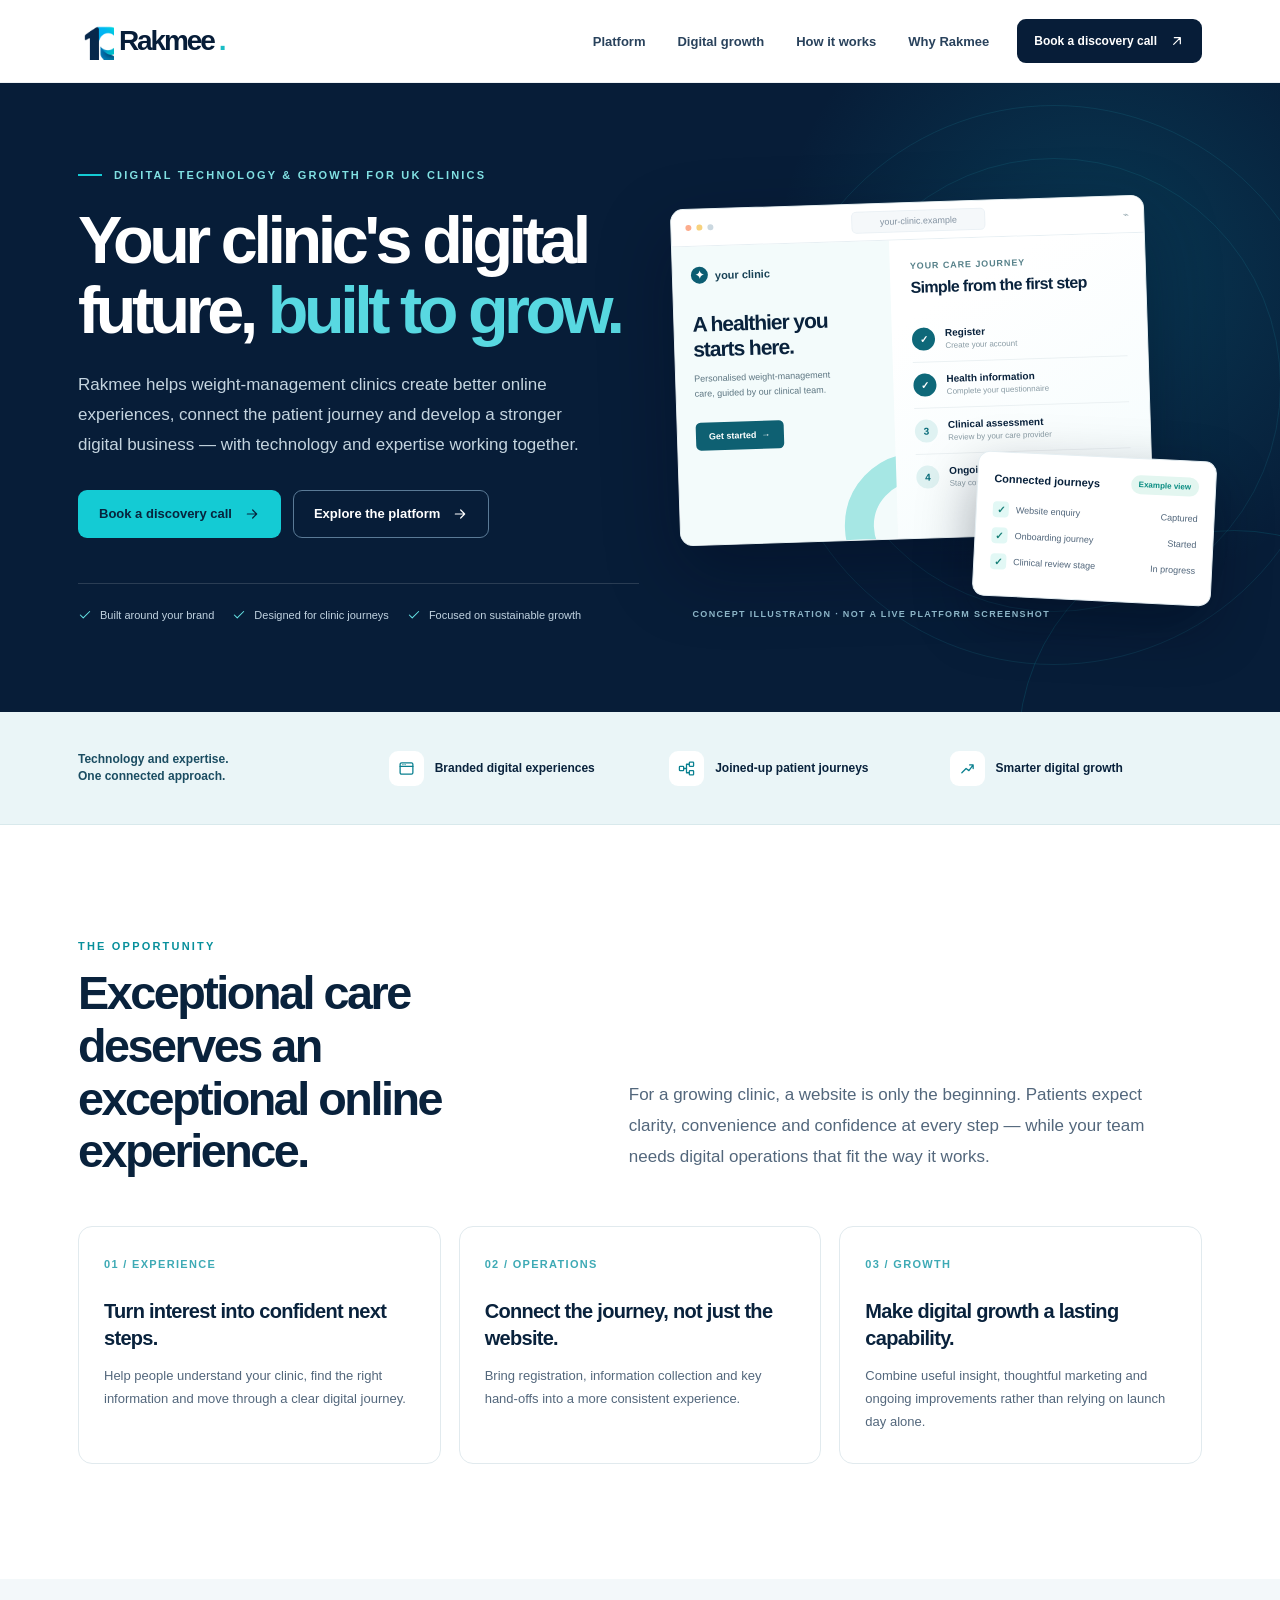
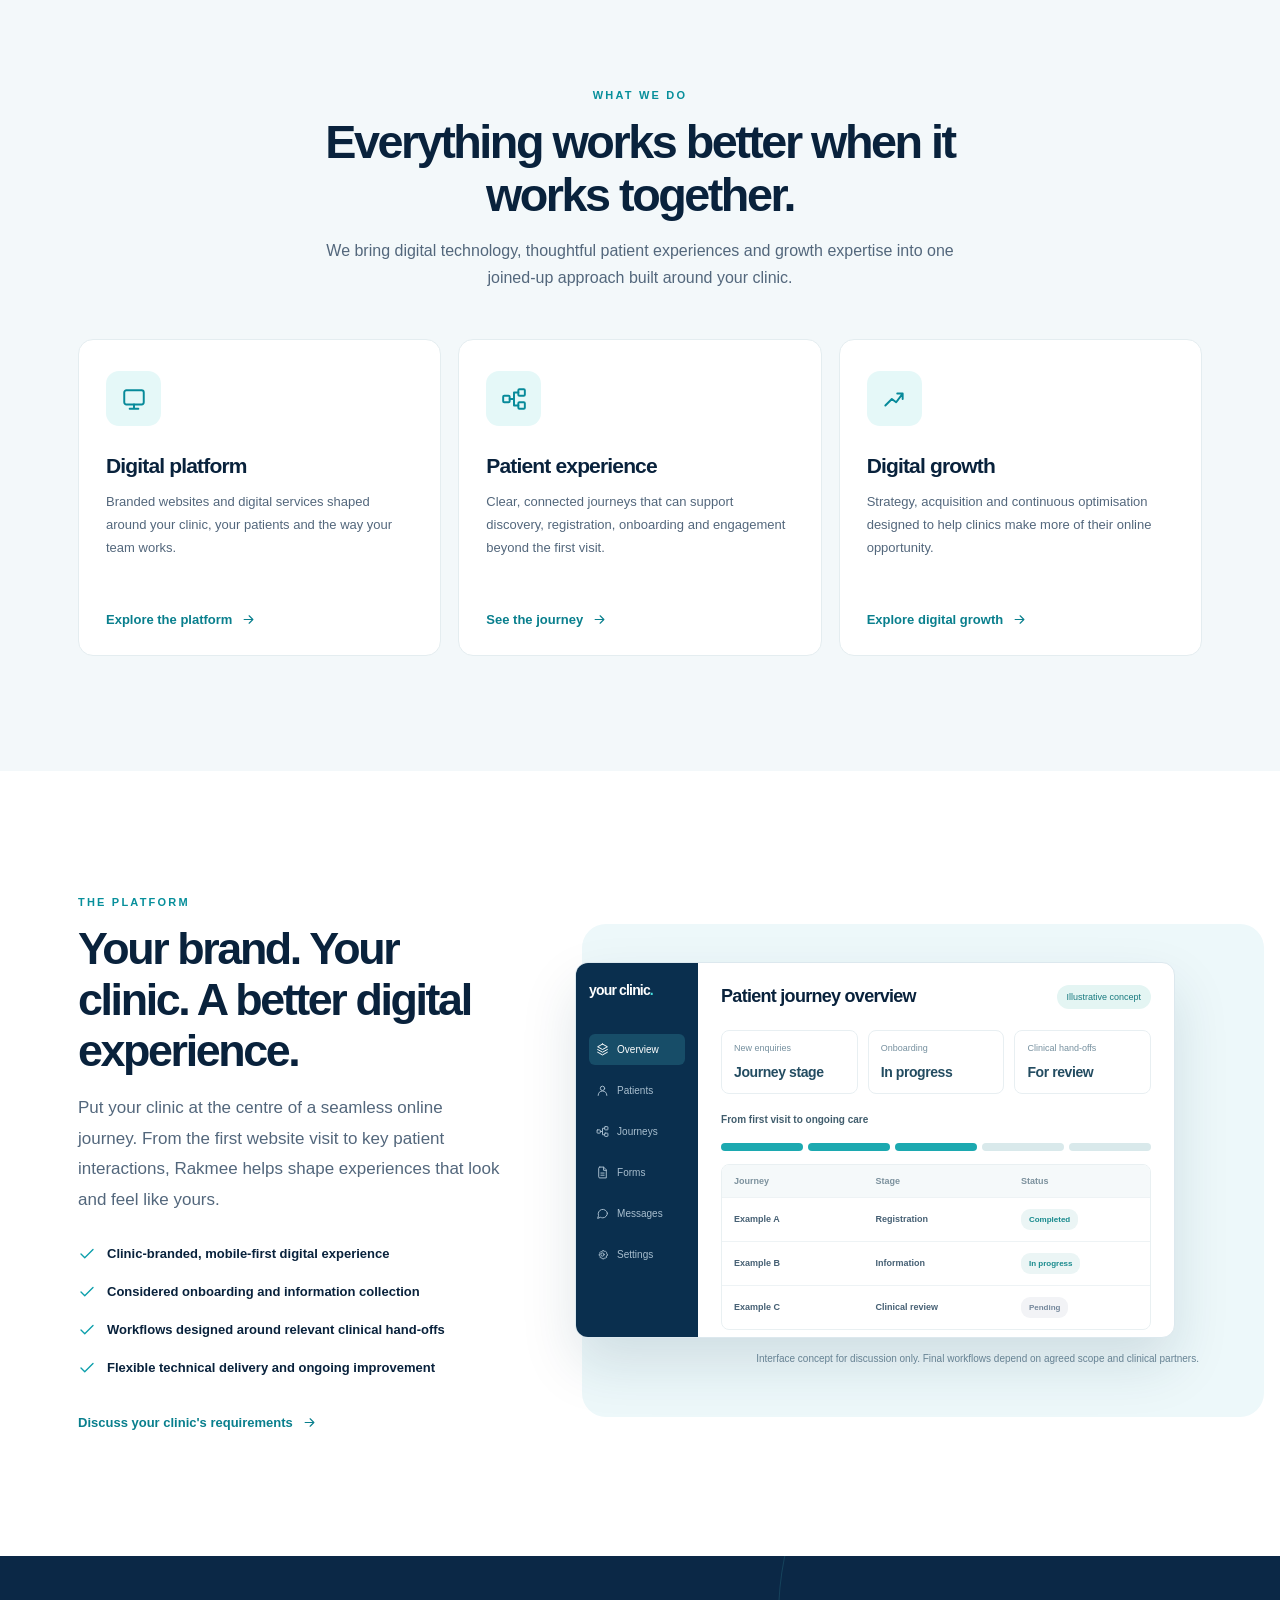
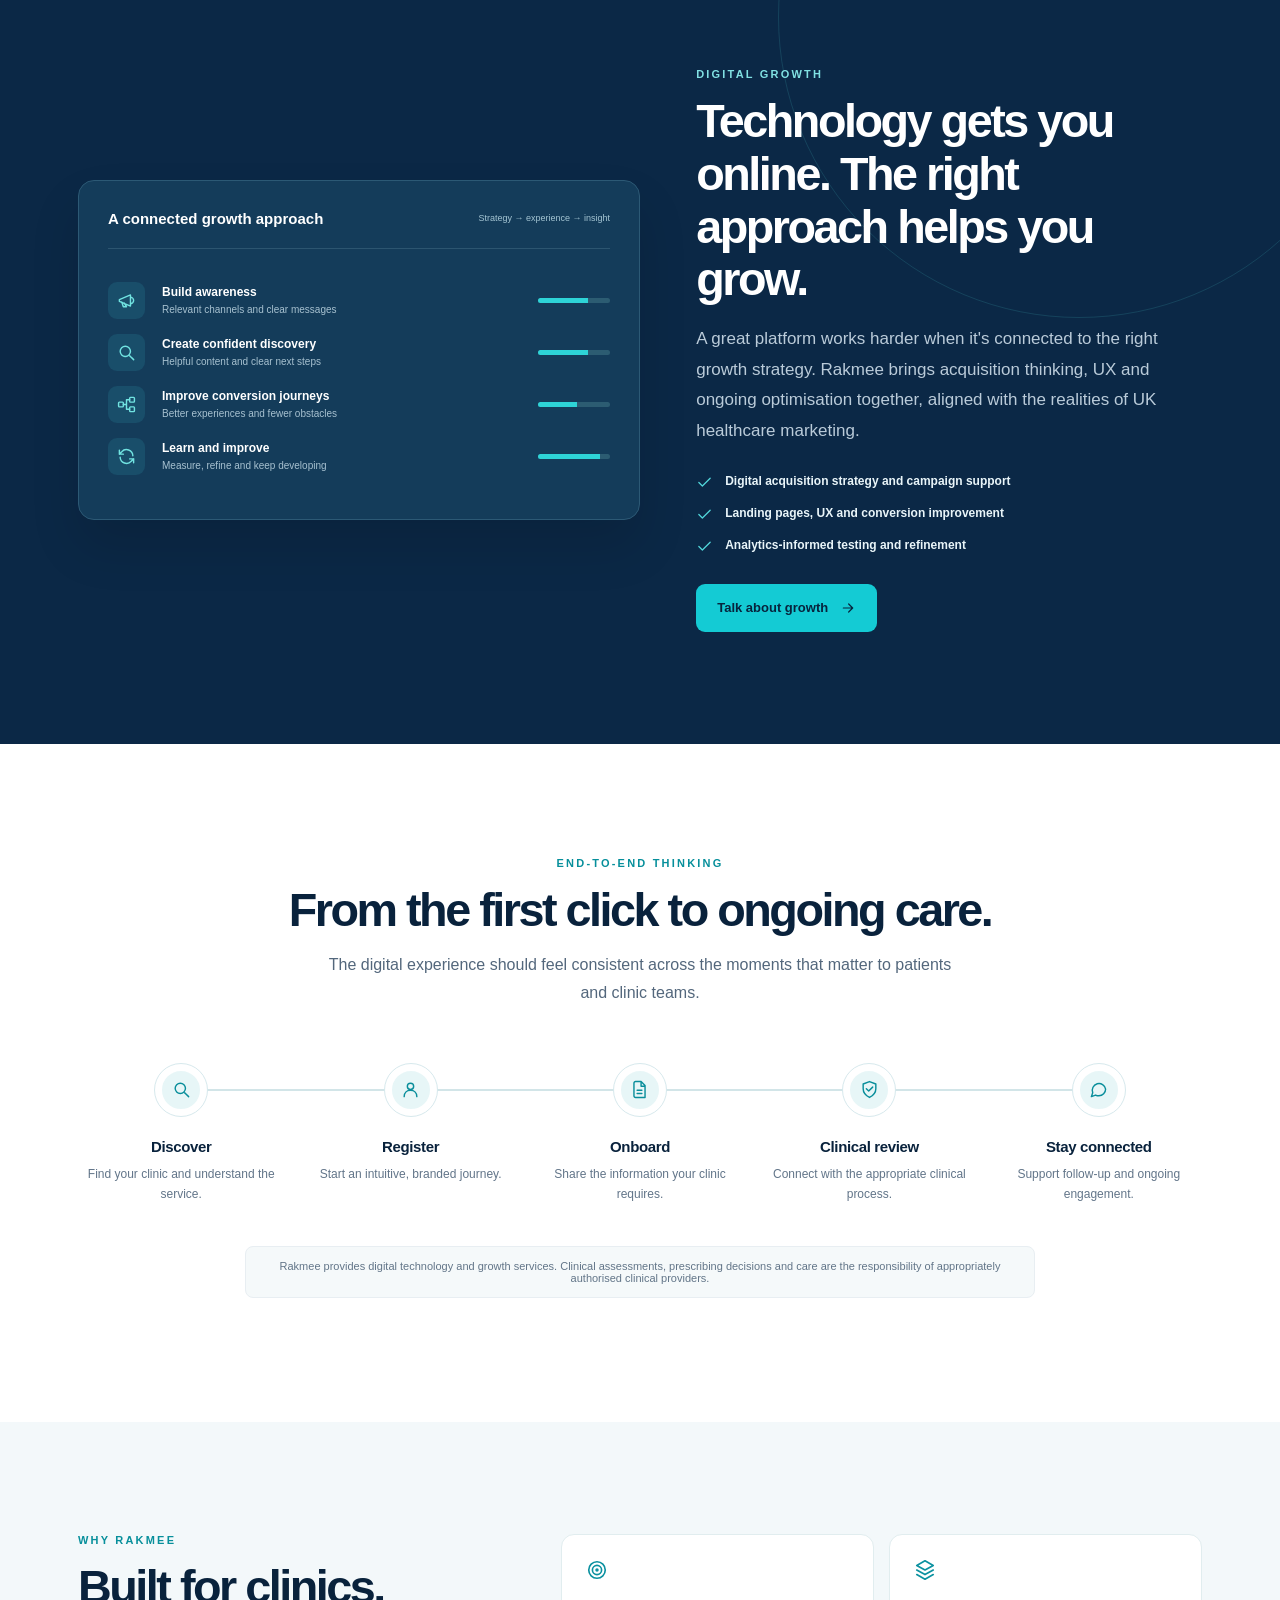
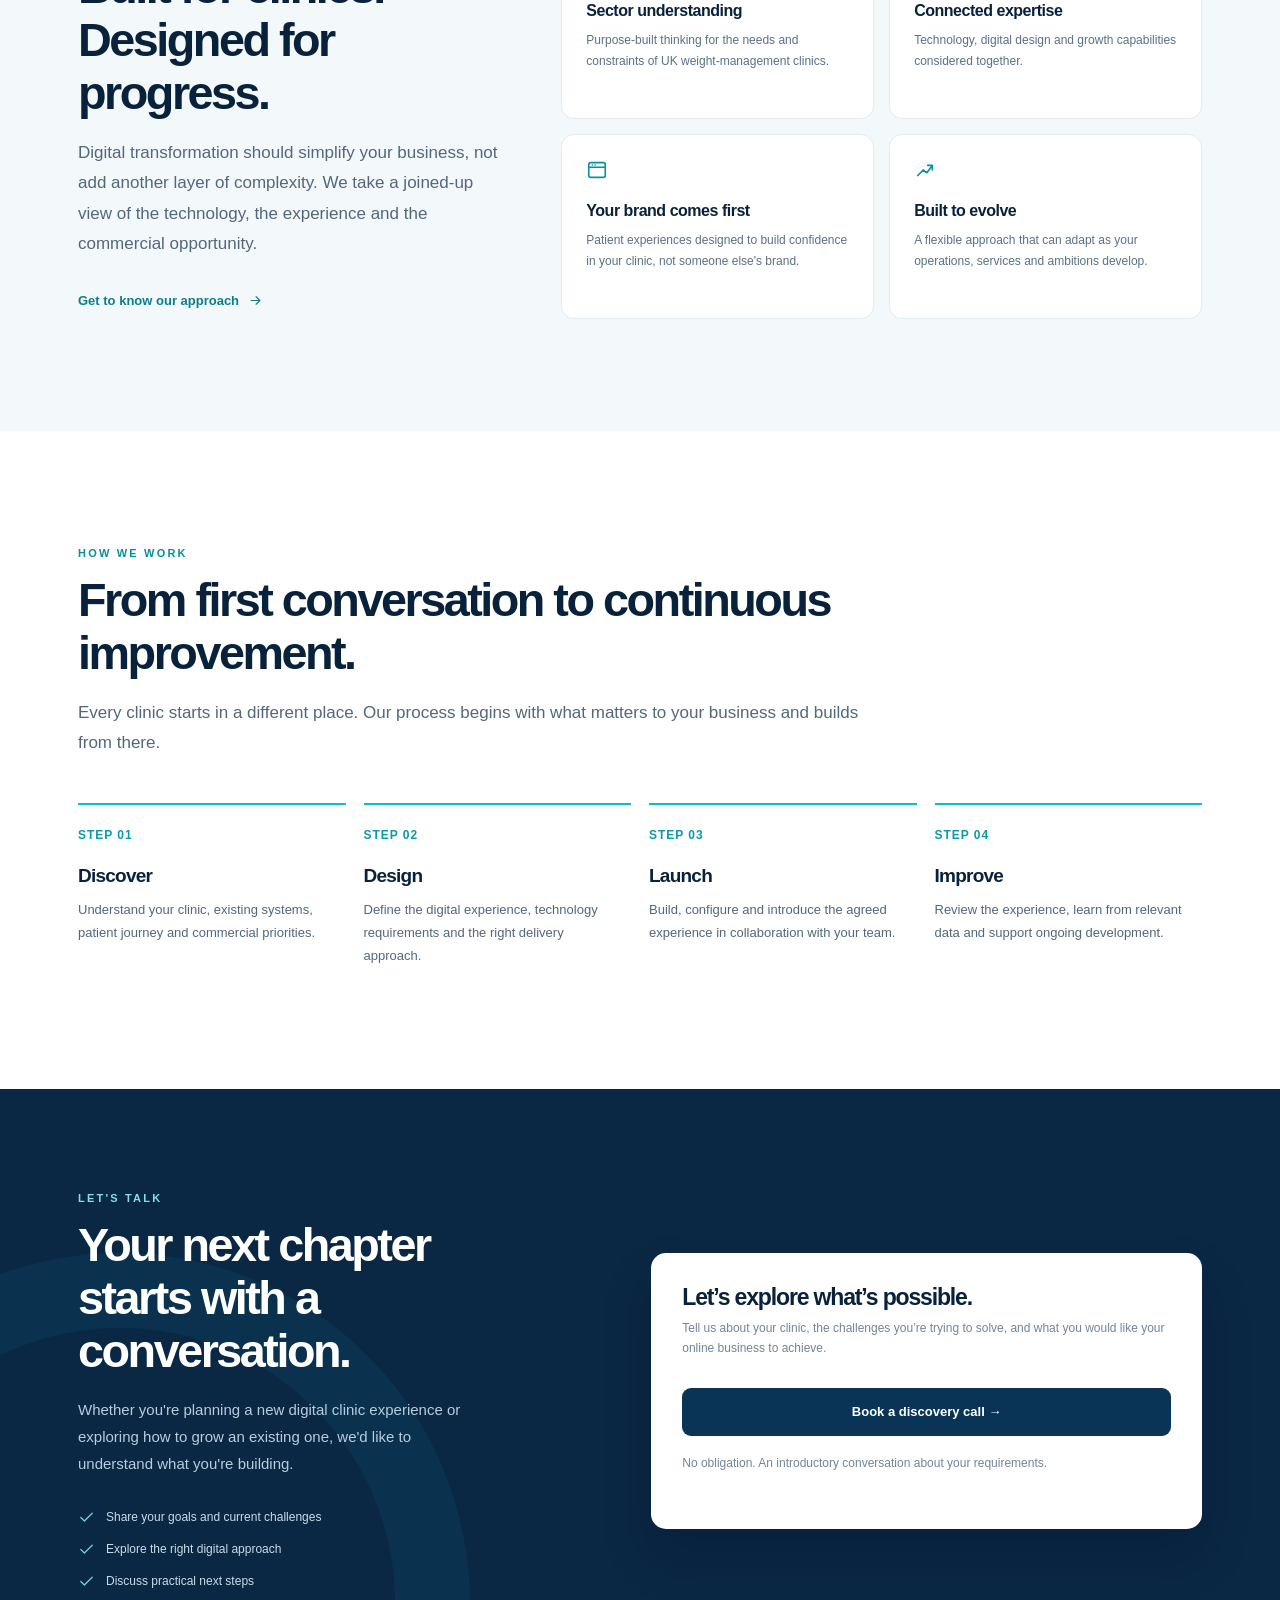
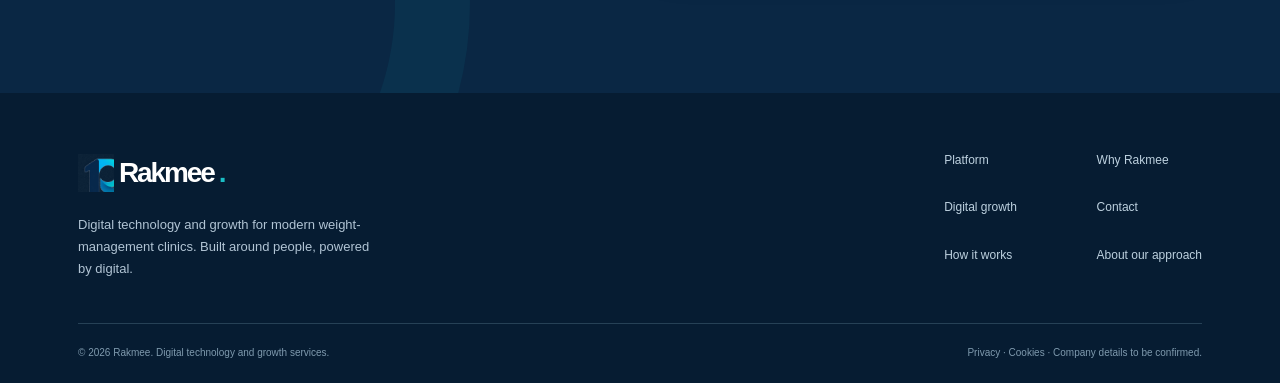
<file: index.html>
<!doctype html><html lang="en-GB"><head><meta charset="utf-8"><meta name="viewport" content="width=device-width,initial-scale=1"><meta name="theme-color" content="#071D38"><meta name="description" content="Rakmee helps UK weight-management clinics build branded digital experiences and grow their online business."><title>Your clinic’s digital future, built to grow | Rakmee</title><link rel="icon" type="image/png" href="assets/rakmee-mark.png"><link rel="stylesheet" href="assets/styles.css"><link rel="canonical" href="https://rakmee.com/"></head><body><svg aria-hidden="true" width="0" height="0" style="position:absolute;overflow:hidden">
    <symbol id="i-arrow" viewBox="0 0 24 24"><path d="M5 12h14m-6-6 6 6-6 6"/></symbol>
    <symbol id="i-up" viewBox="0 0 24 24"><path d="M7 17 17 7M8 7h9v9"/></symbol>
    <symbol id="i-check" viewBox="0 0 24 24"><path d="m4 12 5 5L20 6"/></symbol>
    <symbol id="i-menu" viewBox="0 0 24 24"><path d="M4 7h16M4 12h16M4 17h16"/></symbol>
    <symbol id="i-x" viewBox="0 0 24 24"><path d="M6 6l12 12M18 6 6 18"/></symbol>
    <symbol id="i-monitor" viewBox="0 0 24 24"><rect x="3" y="4" width="18" height="13" rx="2"/><path d="M8 21h8M12 17v4"/></symbol>
    <symbol id="i-user" viewBox="0 0 24 24"><circle cx="12" cy="8" r="4"/><path d="M4 21c0-5 3.5-8 8-8s8 3 8 8"/></symbol>
    <symbol id="i-shield" viewBox="0 0 24 24"><path d="M12 2 4 5v6c0 5 3.4 8.6 8 11 4.6-2.4 8-6 8-11V5l-8-3Z"/><path d="m8 11 3 3 5-5"/></symbol>
    <symbol id="i-flow" viewBox="0 0 24 24"><rect x="2" y="9" width="6" height="6" rx="1"/><rect x="16" y="3" width="6" height="6" rx="1"/><rect x="16" y="15" width="6" height="6" rx="1"/><path d="M8 12h4V6h4M12 12v6h4"/></symbol>
    <symbol id="i-growth" viewBox="0 0 24 24"><path d="M4 18 10 12l4 3 6-8M15 7h5v5"/></symbol>
    <symbol id="i-window" viewBox="0 0 24 24"><rect x="3" y="4" width="18" height="16" rx="2"/><path d="M3 9h18M7 6.5h.01M10 6.5h.01"/></symbol>
    <symbol id="i-layers" viewBox="0 0 24 24"><path d="m12 2 9 5-9 5-9-5 9-5ZM3 12l9 5 9-5M3 17l9 5 9-5"/></symbol>
    <symbol id="i-target" viewBox="0 0 24 24"><circle cx="12" cy="12" r="9"/><circle cx="12" cy="12" r="5"/><circle cx="12" cy="12" r="1"/></symbol>
    <symbol id="i-chat" viewBox="0 0 24 24"><path d="M21 11.5a8.5 8.5 0 0 1-8.5 8.5c-1.5 0-3-.4-4.2-1L3 21l1.7-5A8.5 8.5 0 1 1 21 11.5Z"/></symbol>
    <symbol id="i-settings" viewBox="0 0 24 24"><circle cx="12" cy="12" r="3"/><path d="M19.4 15a1.6 1.6 0 0 0 .32 1.75l.05.05-2 2-.06-.06a1.6 1.6 0 0 0-1.75-.32 1.6 1.6 0 0 0-.96 1.47V20h-3v-.1a1.6 1.6 0 0 0-.97-1.47 1.6 1.6 0 0 0-1.75.32l-.06.06-2-2 .06-.06A1.6 1.6 0 0 0 7.6 15a1.6 1.6 0 0 0-1.48-.95H6v-3h.1a1.6 1.6 0 0 0 1.48-.97A1.6 1.6 0 0 0 7.27 8.3L7.2 8.25l2-2 .06.06A1.6 1.6 0 0 0 11 6.6a1.6 1.6 0 0 0 .96-1.47V5h3v.1a1.6 1.6 0 0 0 .97 1.47 1.6 1.6 0 0 0 1.75-.32l.06-.06 2 2-.06.06a1.6 1.6 0 0 0-.32 1.75 1.6 1.6 0 0 0 1.47.97h.1v3h-.1a1.6 1.6 0 0 0-1.43.93Z"/></symbol>
    <symbol id="i-megaphone" viewBox="0 0 24 24"><path d="m3 11 14-6v14L3 13v-2ZM17 8c2 0 4 2 4 4s-2 4-4 4M6 14l2 6h4l-3-5"/></symbol>
    <symbol id="i-file" viewBox="0 0 24 24"><path d="M7 2h7l5 5v15H7a2 2 0 0 1-2-2V4a2 2 0 0 1 2-2ZM14 2v6h5M9 13h6M9 17h6"/></symbol>
    <symbol id="i-search" viewBox="0 0 24 24"><circle cx="10.5" cy="10.5" r="6.5"/><path d="m16 16 5 5"/></symbol>
    <symbol id="i-refresh" viewBox="0 0 24 24"><path d="M20 11a8 8 0 0 0-14-5L3 9m0-5v5h5M4 13a8 8 0 0 0 14 5l3-3m0 5v-5h-5"/></symbol>
  </svg><header class="site-header">
    <div class="container header-inner">
      <a class="wordmark" href="index.html" aria-label="Rakmee — Home"><img class="brand-icon" src="assets/rakmee-mark.png" alt="" />Rakmee<span class="dot">.</span></a>
      <nav class="main-nav" id="main-nav" aria-label="Main navigation">
        <a href="platform.html">Platform</a><a href="digital-growth.html">Digital growth</a><a href="how-it-works.html">How it works</a><a href="why-rakmee.html">Why Rakmee</a>
      </nav>
      <a class="btn header-cta" href="contact.html">Book a discovery call <svg class="icon"><use href="#i-up"/></svg></a>
      <button class="nav-toggle" aria-label="Toggle navigation" aria-expanded="false" aria-controls="main-nav"><svg class="icon"><use href="#i-menu"/></svg></button>
    </div>
  </header><main id="top">
    <section class="hero" aria-labelledby="hero-title">
      <div class="container hero-inner">
        <div class="hero-copy">
          <div class="eyebrow light"><span class="eyebrow-line"></span> Digital technology &amp; growth for UK clinics</div>
          <h1 id="hero-title">Your clinic's digital future, <span class="accent">built to grow.</span></h1>
          <p class="lead">Rakmee helps weight-management clinics create better online experiences, connect the patient journey and develop a stronger digital business — with technology and expertise working together.</p>
          <div class="hero-actions">
            <a class="btn btn-primary" href="contact.html">Book a discovery call <svg class="icon"><use href="#i-arrow"/></svg></a>
            <a class="btn btn-outline-light" href="#platform">Explore the platform <svg class="icon"><use href="#i-arrow"/></svg></a>
          </div>
          <div class="trust-note"><span><svg class="icon"><use href="#i-check"/></svg> Built around your brand</span><span><svg class="icon"><use href="#i-check"/></svg> Designed for clinic journeys</span><span><svg class="icon"><use href="#i-check"/></svg> Focused on sustainable growth</span></div>
        </div>
        <div class="hero-art" role="img" aria-label="Illustrative concept of a branded clinic website and patient journey interface">
          <div class="halo-ring"></div>
          <div class="mock-browser">
            <div class="browser-top"><div class="dots"><i></i><i></i><i></i></div><span class="url-pill">your-clinic.example</span><span style="font-size:10px;color:#9AACB3">⌁</span></div>
            <div class="browser-body">
              <div class="mock-left"><div class="mini-clinic"><span class="mini-clinic-mark">✦</span> your clinic</div><h3>A healthier you starts here.</h3><p>Personalised weight-management care, guided by our clinical team.</p><span class="mock-cta">Get started&nbsp; →</span><div class="abstract-orb"></div></div>
              <div class="mock-right"><div class="lab">YOUR CARE JOURNEY</div><h3>Simple from the first step</h3><div class="journey-item"><span class="step done">✓</span><span>Register <small>Create your account</small></span></div><div class="journey-item"><span class="step done">✓</span><span>Health information <small>Complete your questionnaire</small></span></div><div class="journey-item"><span class="step">3</span><span>Clinical assessment <small>Review by your care provider</small></span></div><div class="journey-item"><span class="step">4</span><span>Ongoing support <small>Stay connected to care</small></span></div></div>
            </div>
          </div>
          <div class="floating-card"><div class="float-head">Connected journeys <span class="live">Example view</span></div><div class="float-line"><span><b class="small-tick">✓</b> Website enquiry</span><span>Captured</span></div><div class="float-line"><span><b class="small-tick">✓</b> Onboarding journey</span><span>Started</span></div><div class="float-line"><span><b class="small-tick">✓</b> Clinical review stage</span><span>In progress</span></div></div>
          <div class="mock-label">Concept illustration · not a live platform screenshot</div>
        </div>
      </div>
    </section>

    <section class="proof-strip" aria-label="Rakmee capabilities"><div class="container proof-inner">
      <div class="proof-title">Technology and expertise.<br/>One connected approach.</div>
      <div class="proof-item"><span class="icon-circle"><svg class="icon"><use href="#i-window"/></svg></span> Branded digital experiences</div>
      <div class="proof-item"><span class="icon-circle"><svg class="icon"><use href="#i-flow"/></svg></span> Joined-up patient journeys</div>
      <div class="proof-item"><span class="icon-circle"><svg class="icon"><use href="#i-growth"/></svg></span> Smarter digital growth</div>
    </div></section>

    <section class="intro" aria-labelledby="challenge-title"><div class="container">
      <div class="intro-header"><div><div class="eyebrow">THE OPPORTUNITY</div><h2 class="section-head" id="challenge-title">Exceptional care deserves an exceptional online experience.</h2></div><p class="body-lg">For a growing clinic, a website is only the beginning. Patients expect clarity, convenience and confidence at every step — while your team needs digital operations that fit the way it works.</p></div>
      <div class="problem-grid">
        <article class="problem-card"><span class="number">01 / EXPERIENCE</span><h3>Turn interest into confident next steps.</h3><p>Help people understand your clinic, find the right information and move through a clear digital journey.</p></article>
        <article class="problem-card"><span class="number">02 / OPERATIONS</span><h3>Connect the journey, not just the website.</h3><p>Bring registration, information collection and key hand-offs into a more consistent experience.</p></article>
        <article class="problem-card"><span class="number">03 / GROWTH</span><h3>Make digital growth a lasting capability.</h3><p>Combine useful insight, thoughtful marketing and ongoing improvements rather than relying on launch day alone.</p></article>
      </div>
    </div></section>

    <section class="capabilities" aria-labelledby="capabilities-title"><div class="container">
      <div class="centered-head"><div class="eyebrow">WHAT WE DO</div><h2 class="section-head" id="capabilities-title">Everything works better when it works together.</h2><p>We bring digital technology, thoughtful patient experiences and growth expertise into one joined-up approach built around your clinic.</p></div>
      <div class="cap-grid">
        <article class="cap-card"><div class="cap-icon"><svg class="icon"><use href="#i-monitor"/></svg></div><h3>Digital platform</h3><p>Branded websites and digital services shaped around your clinic, your patients and the way your team works.</p><a href="#platform" class="text-link">Explore the platform <svg class="icon"><use href="#i-arrow"/></svg></a></article>
        <article class="cap-card"><div class="cap-icon"><svg class="icon"><use href="#i-flow"/></svg></div><h3>Patient experience</h3><p>Clear, connected journeys that can support discovery, registration, onboarding and engagement beyond the first visit.</p><a href="#journey" class="text-link">See the journey <svg class="icon"><use href="#i-arrow"/></svg></a></article>
        <article class="cap-card"><div class="cap-icon"><svg class="icon"><use href="#i-growth"/></svg></div><h3>Digital growth</h3><p>Strategy, acquisition and continuous optimisation designed to help clinics make more of their online opportunity.</p><a href="#growth" class="text-link">Explore digital growth <svg class="icon"><use href="#i-arrow"/></svg></a></article>
      </div>
    </div></section>

    <section class="platform" id="platform" aria-labelledby="platform-title"><div class="container platform-layout">
      <div class="platform-copy"><div class="eyebrow">THE PLATFORM</div><h2 class="section-head" id="platform-title">Your brand. Your clinic. A better digital experience.</h2><p class="body-lg">Put your clinic at the centre of a seamless online journey. From the first website visit to key patient interactions, Rakmee helps shape experiences that look and feel like yours.</p>
        <div class="check-list"><div class="check-row"><svg class="icon"><use href="#i-check"/></svg> Clinic-branded, mobile-first digital experience</div><div class="check-row"><svg class="icon"><use href="#i-check"/></svg> Considered onboarding and information collection</div><div class="check-row"><svg class="icon"><use href="#i-check"/></svg> Workflows designed around relevant clinical hand-offs</div><div class="check-row"><svg class="icon"><use href="#i-check"/></svg> Flexible technical delivery and ongoing improvement</div></div>
        <a href="contact.html" class="text-link">Discuss your clinic's requirements <svg class="icon"><use href="#i-arrow"/></svg></a>
      </div>
      <div class="platform-visual"><div class="platform-screen" aria-label="Illustrative operations interface, not a functional product">
        <div class="platform-sidebar"><div class="sidebar-brand">your clinic<span style="color:#47E1E0">.</span></div><div class="sidebar-item active"><svg class="icon"><use href="#i-layers"/></svg> Overview</div><div class="sidebar-item"><svg class="icon"><use href="#i-user"/></svg> Patients</div><div class="sidebar-item"><svg class="icon"><use href="#i-flow"/></svg> Journeys</div><div class="sidebar-item"><svg class="icon"><use href="#i-file"/></svg> Forms</div><div class="sidebar-item"><svg class="icon"><use href="#i-chat"/></svg> Messages</div><div class="sidebar-item"><svg class="icon"><use href="#i-settings"/></svg> Settings</div></div>
        <div class="platform-main"><div class="platform-title-row"><strong>Patient journey overview</strong><span class="soft-tag">Illustrative concept</span></div><div class="stats-row"><div class="stat-tile"><span>New enquiries</span><strong>Journey stage</strong></div><div class="stat-tile"><span>Onboarding</span><strong>In progress</strong></div><div class="stat-tile"><span>Clinical hand-offs</span><strong>For review</strong></div></div><div style="font-size:10px;font-weight:800;color:#415D6D">From first visit to ongoing care</div><div class="mock-timeline"><i></i><i></i><i></i><i></i><i></i></div><div class="table-mock"><div class="table-mock-head"><span>Journey</span><span>Stage</span><span>Status</span></div><div class="table-mock-row"><span>Example A</span><span>Registration</span><span><b class="pill">Completed</b></span></div><div class="table-mock-row"><span>Example B</span><span>Information</span><span><b class="pill">In progress</b></span></div><div class="table-mock-row"><span>Example C</span><span>Clinical review</span><span><b class="pill wait">Pending</b></span></div></div></div>
      </div><p class="visual-caption">Interface concept for discussion only. Final workflows depend on agreed scope and clinical partners.</p></div>
    </div></section>

    <section class="growth" id="growth" aria-labelledby="growth-title"><div class="container growth-layout">
      <div class="growth-graphic" aria-label="Illustrative digital growth activity map"><div class="graphic-top"><strong>A connected growth approach</strong><span>Strategy → experience → insight</span></div><div class="funnel-steps"><div class="funnel-row"><span class="funnel-icon"><svg class="icon"><use href="#i-megaphone"/></svg></span><span class="funnel-text"><strong>Build awareness</strong><small>Relevant channels and clear messages</small></span><span class="funnel-signal"></span></div><div class="funnel-row"><span class="funnel-icon"><svg class="icon"><use href="#i-search"/></svg></span><span class="funnel-text"><strong>Create confident discovery</strong><small>Helpful content and clear next steps</small></span><span class="funnel-signal"></span></div><div class="funnel-row"><span class="funnel-icon"><svg class="icon"><use href="#i-flow"/></svg></span><span class="funnel-text"><strong>Improve conversion journeys</strong><small>Better experiences and fewer obstacles</small></span><span class="funnel-signal"></span></div><div class="funnel-row"><span class="funnel-icon"><svg class="icon"><use href="#i-refresh"/></svg></span><span class="funnel-text"><strong>Learn and improve</strong><small>Measure, refine and keep developing</small></span><span class="funnel-signal"></span></div></div></div>
      <div class="growth-copy"><div class="eyebrow light">DIGITAL GROWTH</div><h2 class="section-head" id="growth-title">Technology gets you online. The right approach helps you grow.</h2><p class="body-lg">A great platform works harder when it's connected to the right growth strategy. Rakmee brings acquisition thinking, UX and ongoing optimisation together, aligned with the realities of UK healthcare marketing.</p><div class="growth-list"><div><svg class="icon"><use href="#i-check"/></svg> Digital acquisition strategy and campaign support</div><div><svg class="icon"><use href="#i-check"/></svg> Landing pages, UX and conversion improvement</div><div><svg class="icon"><use href="#i-check"/></svg> Analytics-informed testing and refinement</div></div><a href="contact.html" class="btn btn-primary">Talk about growth <svg class="icon"><use href="#i-arrow"/></svg></a></div>
    </div></section>

    <section class="journey" id="journey" aria-labelledby="journey-title"><div class="container">
      <div class="centered-head"><div class="eyebrow">END-TO-END THINKING</div><h2 class="section-head" id="journey-title">From the first click to ongoing care.</h2><p>The digital experience should feel consistent across the moments that matter to patients and clinic teams.</p></div>
      <div class="journey-track"><div class="journey-step"><span class="journey-bubble"><svg class="icon"><use href="#i-search"/></svg></span><h3>Discover</h3><p>Find your clinic and understand the service.</p></div><div class="journey-step"><span class="journey-bubble"><svg class="icon"><use href="#i-user"/></svg></span><h3>Register</h3><p>Start an intuitive, branded journey.</p></div><div class="journey-step"><span class="journey-bubble"><svg class="icon"><use href="#i-file"/></svg></span><h3>Onboard</h3><p>Share the information your clinic requires.</p></div><div class="journey-step"><span class="journey-bubble"><svg class="icon"><use href="#i-shield"/></svg></span><h3>Clinical review</h3><p>Connect with the appropriate clinical process.</p></div><div class="journey-step"><span class="journey-bubble"><svg class="icon"><use href="#i-chat"/></svg></span><h3>Stay connected</h3><p>Support follow-up and ongoing engagement.</p></div></div>
      <div class="boundary-note">Rakmee provides digital technology and growth services. Clinical assessments, prescribing decisions and care are the responsibility of appropriately authorised clinical providers.</div>
    </div></section>

    <section class="why" id="why" aria-labelledby="why-title"><div class="container why-layout"><div><div class="eyebrow">WHY RAKMEE</div><h2 class="section-head" id="why-title">Built for clinics. Designed for progress.</h2><p class="body-lg">Digital transformation should simplify your business, not add another layer of complexity. We take a joined-up view of the technology, the experience and the commercial opportunity.</p><a href="contact.html" class="text-link" style="margin-top:16px">Get to know our approach <svg class="icon"><use href="#i-arrow"/></svg></a></div>
      <div class="why-tiles"><article class="why-tile"><svg class="icon"><use href="#i-target"/></svg><h3>Sector understanding</h3><p>Purpose-built thinking for the needs and constraints of UK weight-management clinics.</p></article><article class="why-tile"><svg class="icon"><use href="#i-layers"/></svg><h3>Connected expertise</h3><p>Technology, digital design and growth capabilities considered together.</p></article><article class="why-tile"><svg class="icon"><use href="#i-window"/></svg><h3>Your brand comes first</h3><p>Patient experiences designed to build confidence in your clinic, not someone else's brand.</p></article><article class="why-tile"><svg class="icon"><use href="#i-growth"/></svg><h3>Built to evolve</h3><p>A flexible approach that can adapt as your operations, services and ambitions develop.</p></article></div>
    </div></section>

    <section class="how" id="how" aria-labelledby="how-title"><div class="container"><div class="how-head"><div class="eyebrow">HOW WE WORK</div><h2 class="section-head" id="how-title">From first conversation to continuous improvement.</h2><p class="body-lg">Every clinic starts in a different place. Our process begins with what matters to your business and builds from there.</p></div><div class="how-grid"><div class="how-card"><div class="how-num">STEP 01</div><h3>Discover</h3><p>Understand your clinic, existing systems, patient journey and commercial priorities.</p></div><div class="how-card"><div class="how-num">STEP 02</div><h3>Design</h3><p>Define the digital experience, technology requirements and the right delivery approach.</p></div><div class="how-card"><div class="how-num">STEP 03</div><h3>Launch</h3><p>Build, configure and introduce the agreed experience in collaboration with your team.</p></div><div class="how-card"><div class="how-num">STEP 04</div><h3>Improve</h3><p>Review the experience, learn from relevant data and support ongoing development.</p></div></div></div></section>

    <section class="contact" id="contact" aria-labelledby="contact-title"><div class="container contact-layout"><div class="contact-copy"><div class="eyebrow light">LET'S TALK</div><h2 class="section-head" id="contact-title">Your next chapter starts with a conversation.</h2><p>Whether you're planning a new digital clinic experience or exploring how to grow an existing one, we'd like to understand what you're building.</p><div class="contact-highlights"><span><svg class="icon"><use href="#i-check"/></svg> Share your goals and current challenges</span><span><svg class="icon"><use href="#i-check"/></svg> Explore the right digital approach</span><span><svg class="icon"><use href="#i-check"/></svg> Discuss practical next steps</span></div></div>
      <div class="contact-form"><h3>Let’s explore what’s possible.</h3><p>Tell us about your clinic, the challenges you’re trying to solve, and what you would like your online business to achieve.</p><a href="contact.html" class="btn form-submit">Book a discovery call →</a><p class="fine-print" style="margin-top:18px">No obligation. An introductory conversation about your requirements.</p></div>
    </div></section>
  </main><footer><div class="container"><div class="footer-top"><div><a class="wordmark" href="index.html"><img class="brand-icon" src="assets/rakmee-mark.png" alt=""/>Rakmee<span class="dot">.</span></a><p class="footer-description">Digital technology and growth for modern weight-management clinics. Built around people, powered by digital.</p></div><nav class="footer-nav" aria-label="Footer navigation"><a href="platform.html">Platform</a><a href="why-rakmee.html">Why Rakmee</a><a href="digital-growth.html">Digital growth</a><a href="contact.html">Contact</a><a href="how-it-works.html">How it works</a><a href="why-rakmee.html">About our approach</a></nav></div><div class="footer-bottom"><span>© <span id="year"></span> Rakmee. Digital technology and growth services.</span><span><a href="privacy.html">Privacy</a> · <a href="cookies.html">Cookies</a> · Company details to be confirmed.</span></div></div></footer><script src="assets/site.js" defer></script></body></html>
</file>
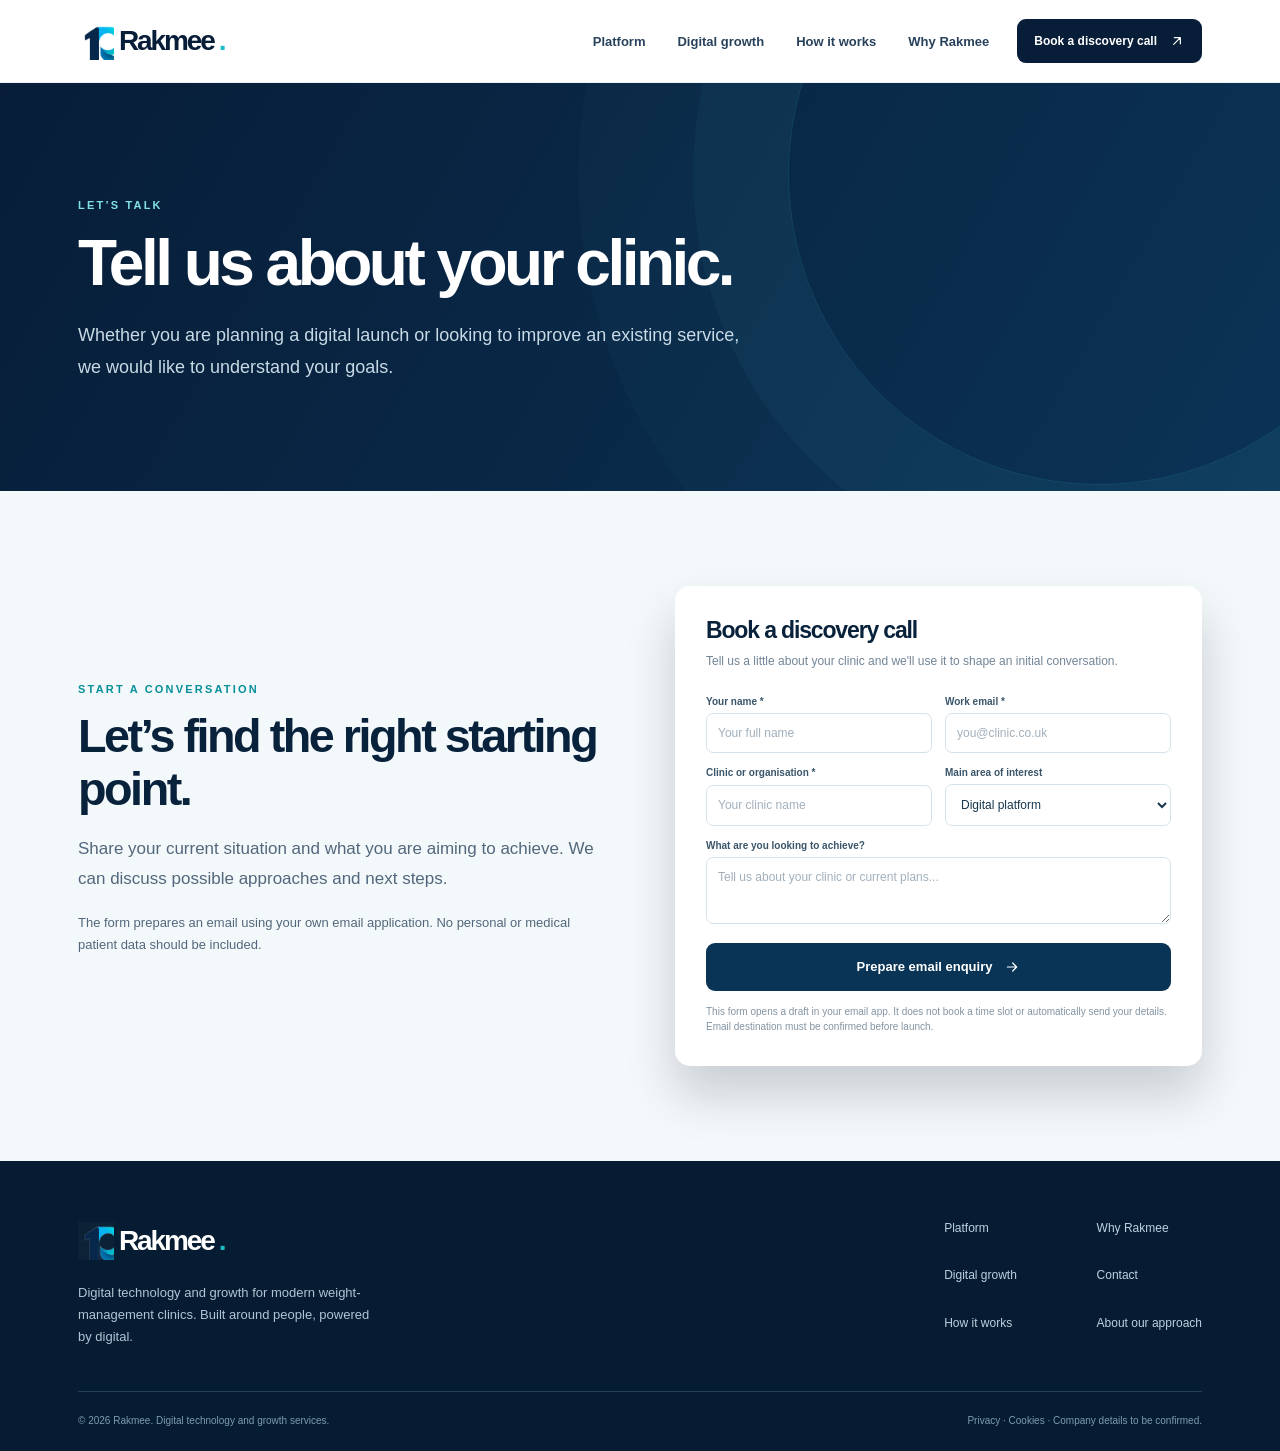
<file: contact.html>
<!doctype html><html lang="en-GB"><head><meta charset="utf-8"><meta name="viewport" content="width=device-width,initial-scale=1"><meta name="theme-color" content="#071D38"><meta name="description" content="Contact Rakmee to discuss a digital website, patient journey or digital growth project."><title>Book a discovery call | Rakmee</title><link rel="icon" type="image/png" href="assets/rakmee-mark.png"><link rel="stylesheet" href="assets/styles.css"><link rel="canonical" href="https://rakmee.com/contact.html"></head><body><svg aria-hidden="true" width="0" height="0" style="position:absolute;overflow:hidden">
    <symbol id="i-arrow" viewBox="0 0 24 24"><path d="M5 12h14m-6-6 6 6-6 6"/></symbol>
    <symbol id="i-up" viewBox="0 0 24 24"><path d="M7 17 17 7M8 7h9v9"/></symbol>
    <symbol id="i-check" viewBox="0 0 24 24"><path d="m4 12 5 5L20 6"/></symbol>
    <symbol id="i-menu" viewBox="0 0 24 24"><path d="M4 7h16M4 12h16M4 17h16"/></symbol>
    <symbol id="i-x" viewBox="0 0 24 24"><path d="M6 6l12 12M18 6 6 18"/></symbol>
    <symbol id="i-monitor" viewBox="0 0 24 24"><rect x="3" y="4" width="18" height="13" rx="2"/><path d="M8 21h8M12 17v4"/></symbol>
    <symbol id="i-user" viewBox="0 0 24 24"><circle cx="12" cy="8" r="4"/><path d="M4 21c0-5 3.5-8 8-8s8 3 8 8"/></symbol>
    <symbol id="i-shield" viewBox="0 0 24 24"><path d="M12 2 4 5v6c0 5 3.4 8.6 8 11 4.6-2.4 8-6 8-11V5l-8-3Z"/><path d="m8 11 3 3 5-5"/></symbol>
    <symbol id="i-flow" viewBox="0 0 24 24"><rect x="2" y="9" width="6" height="6" rx="1"/><rect x="16" y="3" width="6" height="6" rx="1"/><rect x="16" y="15" width="6" height="6" rx="1"/><path d="M8 12h4V6h4M12 12v6h4"/></symbol>
    <symbol id="i-growth" viewBox="0 0 24 24"><path d="M4 18 10 12l4 3 6-8M15 7h5v5"/></symbol>
    <symbol id="i-window" viewBox="0 0 24 24"><rect x="3" y="4" width="18" height="16" rx="2"/><path d="M3 9h18M7 6.5h.01M10 6.5h.01"/></symbol>
    <symbol id="i-layers" viewBox="0 0 24 24"><path d="m12 2 9 5-9 5-9-5 9-5ZM3 12l9 5 9-5M3 17l9 5 9-5"/></symbol>
    <symbol id="i-target" viewBox="0 0 24 24"><circle cx="12" cy="12" r="9"/><circle cx="12" cy="12" r="5"/><circle cx="12" cy="12" r="1"/></symbol>
    <symbol id="i-chat" viewBox="0 0 24 24"><path d="M21 11.5a8.5 8.5 0 0 1-8.5 8.5c-1.5 0-3-.4-4.2-1L3 21l1.7-5A8.5 8.5 0 1 1 21 11.5Z"/></symbol>
    <symbol id="i-settings" viewBox="0 0 24 24"><circle cx="12" cy="12" r="3"/><path d="M19.4 15a1.6 1.6 0 0 0 .32 1.75l.05.05-2 2-.06-.06a1.6 1.6 0 0 0-1.75-.32 1.6 1.6 0 0 0-.96 1.47V20h-3v-.1a1.6 1.6 0 0 0-.97-1.47 1.6 1.6 0 0 0-1.75.32l-.06.06-2-2 .06-.06A1.6 1.6 0 0 0 7.6 15a1.6 1.6 0 0 0-1.48-.95H6v-3h.1a1.6 1.6 0 0 0 1.48-.97A1.6 1.6 0 0 0 7.27 8.3L7.2 8.25l2-2 .06.06A1.6 1.6 0 0 0 11 6.6a1.6 1.6 0 0 0 .96-1.47V5h3v.1a1.6 1.6 0 0 0 .97 1.47 1.6 1.6 0 0 0 1.75-.32l.06-.06 2 2-.06.06a1.6 1.6 0 0 0-.32 1.75 1.6 1.6 0 0 0 1.47.97h.1v3h-.1a1.6 1.6 0 0 0-1.43.93Z"/></symbol>
    <symbol id="i-megaphone" viewBox="0 0 24 24"><path d="m3 11 14-6v14L3 13v-2ZM17 8c2 0 4 2 4 4s-2 4-4 4M6 14l2 6h4l-3-5"/></symbol>
    <symbol id="i-file" viewBox="0 0 24 24"><path d="M7 2h7l5 5v15H7a2 2 0 0 1-2-2V4a2 2 0 0 1 2-2ZM14 2v6h5M9 13h6M9 17h6"/></symbol>
    <symbol id="i-search" viewBox="0 0 24 24"><circle cx="10.5" cy="10.5" r="6.5"/><path d="m16 16 5 5"/></symbol>
    <symbol id="i-refresh" viewBox="0 0 24 24"><path d="M20 11a8 8 0 0 0-14-5L3 9m0-5v5h5M4 13a8 8 0 0 0 14 5l3-3m0 5v-5h-5"/></symbol>
  </svg><header class="site-header">
    <div class="container header-inner">
      <a class="wordmark" href="index.html" aria-label="Rakmee — Home"><img class="brand-icon" src="assets/rakmee-mark.png" alt="" />Rakmee<span class="dot">.</span></a>
      <nav class="main-nav" id="main-nav" aria-label="Main navigation">
        <a href="platform.html">Platform</a><a href="digital-growth.html">Digital growth</a><a href="how-it-works.html">How it works</a><a href="why-rakmee.html">Why Rakmee</a>
      </nav>
      <a class="btn header-cta" class="active-nav" href="contact.html">Book a discovery call <svg class="icon"><use href="#i-up"/></svg></a>
      <button class="nav-toggle" aria-label="Toggle navigation" aria-expanded="false" aria-controls="main-nav"><svg class="icon"><use href="#i-menu"/></svg></button>
    </div>
  </header><main id="top"><section class="inner-hero"><div class="container"><div class="eyebrow light">LET’S TALK</div><h1>Tell us about your clinic.</h1><p>Whether you are planning a digital launch or looking to improve an existing service, we would like to understand your goals.</p></div></section><section class="page-section alt"><div class="container split"><div><div class="eyebrow">START A CONVERSATION</div><h2 class="section-head">Let’s find the right starting point.</h2><p class="body-lg">Share your current situation and what you are aiming to achieve. We can discuss possible approaches and next steps.</p><p class="fine-print">The form prepares an email using your own email application. No personal or medical patient data should be included.</p></div><form class="contact-form" id="discovery-form"><h3>Book a discovery call</h3><p>Tell us a little about your clinic and we'll use it to shape an initial conversation.</p><div class="form-grid"><div class="field"><label for="contact-name">Your name *</label><input id="contact-name" name="name" required autocomplete="name" placeholder="Your full name"/></div><div class="field"><label for="contact-email">Work email *</label><input id="contact-email" name="email" type="email" required autocomplete="email" placeholder="you@clinic.co.uk"/></div></div><div class="form-grid"><div class="field"><label for="contact-clinic">Clinic or organisation *</label><input id="contact-clinic" name="clinic" required placeholder="Your clinic name"/></div><div class="field"><label for="contact-interest">Main area of interest</label><select id="contact-interest" name="interest"><option>Digital platform</option><option>Digital growth</option><option>Both platform and growth</option><option>Still exploring</option></select></div></div><div class="field"><label for="contact-message">What are you looking to achieve?</label><textarea id="contact-message" name="message" placeholder="Tell us about your clinic or current plans..."></textarea></div><button type="submit" class="btn form-submit">Prepare email enquiry <svg class="icon"><use href="#i-arrow"/></svg></button><div class="form-meta">This form opens a draft in your email app. It does not book a time slot or automatically send your details. Email destination must be confirmed before launch.</div><div class="form-message" id="form-message" role="status" aria-live="polite"></div></form></div></section></main><footer><div class="container"><div class="footer-top"><div><a class="wordmark" href="index.html"><img class="brand-icon" src="assets/rakmee-mark.png" alt=""/>Rakmee<span class="dot">.</span></a><p class="footer-description">Digital technology and growth for modern weight-management clinics. Built around people, powered by digital.</p></div><nav class="footer-nav" aria-label="Footer navigation"><a href="platform.html">Platform</a><a href="why-rakmee.html">Why Rakmee</a><a href="digital-growth.html">Digital growth</a><a href="contact.html">Contact</a><a href="how-it-works.html">How it works</a><a href="why-rakmee.html">About our approach</a></nav></div><div class="footer-bottom"><span>© <span id="year"></span> Rakmee. Digital technology and growth services.</span><span><a href="privacy.html">Privacy</a> · <a href="cookies.html">Cookies</a> · Company details to be confirmed.</span></div></div></footer><script src="assets/site.js" defer></script></body></html>
</file>
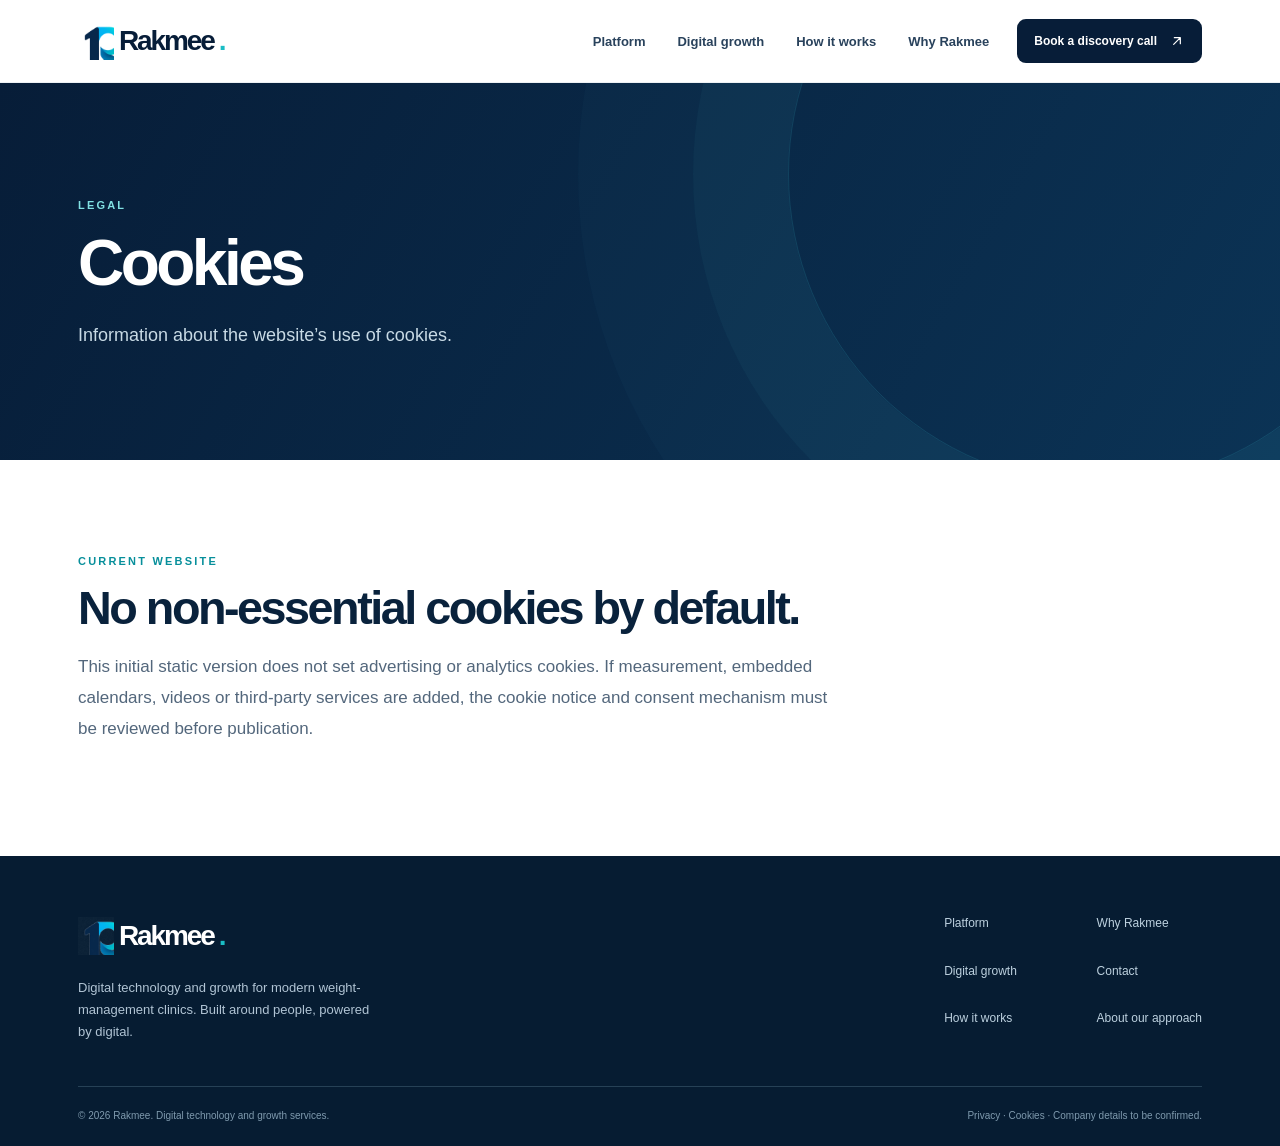
<file: cookies.html>
<!doctype html><html lang="en-GB"><head><meta charset="utf-8"><meta name="viewport" content="width=device-width,initial-scale=1"><meta name="theme-color" content="#071D38"><meta name="description" content="Rakmee website cookie information."><title>Cookies | Rakmee</title><link rel="icon" type="image/png" href="assets/rakmee-mark.png"><link rel="stylesheet" href="assets/styles.css"><link rel="canonical" href="https://rakmee.com/cookies.html"></head><body><svg aria-hidden="true" width="0" height="0" style="position:absolute;overflow:hidden">
    <symbol id="i-arrow" viewBox="0 0 24 24"><path d="M5 12h14m-6-6 6 6-6 6"/></symbol>
    <symbol id="i-up" viewBox="0 0 24 24"><path d="M7 17 17 7M8 7h9v9"/></symbol>
    <symbol id="i-check" viewBox="0 0 24 24"><path d="m4 12 5 5L20 6"/></symbol>
    <symbol id="i-menu" viewBox="0 0 24 24"><path d="M4 7h16M4 12h16M4 17h16"/></symbol>
    <symbol id="i-x" viewBox="0 0 24 24"><path d="M6 6l12 12M18 6 6 18"/></symbol>
    <symbol id="i-monitor" viewBox="0 0 24 24"><rect x="3" y="4" width="18" height="13" rx="2"/><path d="M8 21h8M12 17v4"/></symbol>
    <symbol id="i-user" viewBox="0 0 24 24"><circle cx="12" cy="8" r="4"/><path d="M4 21c0-5 3.5-8 8-8s8 3 8 8"/></symbol>
    <symbol id="i-shield" viewBox="0 0 24 24"><path d="M12 2 4 5v6c0 5 3.4 8.6 8 11 4.6-2.4 8-6 8-11V5l-8-3Z"/><path d="m8 11 3 3 5-5"/></symbol>
    <symbol id="i-flow" viewBox="0 0 24 24"><rect x="2" y="9" width="6" height="6" rx="1"/><rect x="16" y="3" width="6" height="6" rx="1"/><rect x="16" y="15" width="6" height="6" rx="1"/><path d="M8 12h4V6h4M12 12v6h4"/></symbol>
    <symbol id="i-growth" viewBox="0 0 24 24"><path d="M4 18 10 12l4 3 6-8M15 7h5v5"/></symbol>
    <symbol id="i-window" viewBox="0 0 24 24"><rect x="3" y="4" width="18" height="16" rx="2"/><path d="M3 9h18M7 6.5h.01M10 6.5h.01"/></symbol>
    <symbol id="i-layers" viewBox="0 0 24 24"><path d="m12 2 9 5-9 5-9-5 9-5ZM3 12l9 5 9-5M3 17l9 5 9-5"/></symbol>
    <symbol id="i-target" viewBox="0 0 24 24"><circle cx="12" cy="12" r="9"/><circle cx="12" cy="12" r="5"/><circle cx="12" cy="12" r="1"/></symbol>
    <symbol id="i-chat" viewBox="0 0 24 24"><path d="M21 11.5a8.5 8.5 0 0 1-8.5 8.5c-1.5 0-3-.4-4.2-1L3 21l1.7-5A8.5 8.5 0 1 1 21 11.5Z"/></symbol>
    <symbol id="i-settings" viewBox="0 0 24 24"><circle cx="12" cy="12" r="3"/><path d="M19.4 15a1.6 1.6 0 0 0 .32 1.75l.05.05-2 2-.06-.06a1.6 1.6 0 0 0-1.75-.32 1.6 1.6 0 0 0-.96 1.47V20h-3v-.1a1.6 1.6 0 0 0-.97-1.47 1.6 1.6 0 0 0-1.75.32l-.06.06-2-2 .06-.06A1.6 1.6 0 0 0 7.6 15a1.6 1.6 0 0 0-1.48-.95H6v-3h.1a1.6 1.6 0 0 0 1.48-.97A1.6 1.6 0 0 0 7.27 8.3L7.2 8.25l2-2 .06.06A1.6 1.6 0 0 0 11 6.6a1.6 1.6 0 0 0 .96-1.47V5h3v.1a1.6 1.6 0 0 0 .97 1.47 1.6 1.6 0 0 0 1.75-.32l.06-.06 2 2-.06.06a1.6 1.6 0 0 0-.32 1.75 1.6 1.6 0 0 0 1.47.97h.1v3h-.1a1.6 1.6 0 0 0-1.43.93Z"/></symbol>
    <symbol id="i-megaphone" viewBox="0 0 24 24"><path d="m3 11 14-6v14L3 13v-2ZM17 8c2 0 4 2 4 4s-2 4-4 4M6 14l2 6h4l-3-5"/></symbol>
    <symbol id="i-file" viewBox="0 0 24 24"><path d="M7 2h7l5 5v15H7a2 2 0 0 1-2-2V4a2 2 0 0 1 2-2ZM14 2v6h5M9 13h6M9 17h6"/></symbol>
    <symbol id="i-search" viewBox="0 0 24 24"><circle cx="10.5" cy="10.5" r="6.5"/><path d="m16 16 5 5"/></symbol>
    <symbol id="i-refresh" viewBox="0 0 24 24"><path d="M20 11a8 8 0 0 0-14-5L3 9m0-5v5h5M4 13a8 8 0 0 0 14 5l3-3m0 5v-5h-5"/></symbol>
  </svg><header class="site-header">
    <div class="container header-inner">
      <a class="wordmark" href="index.html" aria-label="Rakmee — Home"><img class="brand-icon" src="assets/rakmee-mark.png" alt="" />Rakmee<span class="dot">.</span></a>
      <nav class="main-nav" id="main-nav" aria-label="Main navigation">
        <a href="platform.html">Platform</a><a href="digital-growth.html">Digital growth</a><a href="how-it-works.html">How it works</a><a href="why-rakmee.html">Why Rakmee</a>
      </nav>
      <a class="btn header-cta" href="contact.html">Book a discovery call <svg class="icon"><use href="#i-up"/></svg></a>
      <button class="nav-toggle" aria-label="Toggle navigation" aria-expanded="false" aria-controls="main-nav"><svg class="icon"><use href="#i-menu"/></svg></button>
    </div>
  </header><main id="top"><section class="inner-hero"><div class="container"><div class="eyebrow light">LEGAL</div><h1>Cookies</h1><p>Information about the website’s use of cookies.</p></div></section><section class="page-section"><div class="container"><div class="eyebrow">CURRENT WEBSITE</div><h2 class="section-head">No non-essential cookies by default.</h2><p class="body-lg" style="max-width:760px">This initial static version does not set advertising or analytics cookies. If measurement, embedded calendars, videos or third-party services are added, the cookie notice and consent mechanism must be reviewed before publication.</p></div></section></main><footer><div class="container"><div class="footer-top"><div><a class="wordmark" href="index.html"><img class="brand-icon" src="assets/rakmee-mark.png" alt=""/>Rakmee<span class="dot">.</span></a><p class="footer-description">Digital technology and growth for modern weight-management clinics. Built around people, powered by digital.</p></div><nav class="footer-nav" aria-label="Footer navigation"><a href="platform.html">Platform</a><a href="why-rakmee.html">Why Rakmee</a><a href="digital-growth.html">Digital growth</a><a href="contact.html">Contact</a><a href="how-it-works.html">How it works</a><a href="why-rakmee.html">About our approach</a></nav></div><div class="footer-bottom"><span>© <span id="year"></span> Rakmee. Digital technology and growth services.</span><span><a href="privacy.html">Privacy</a> · <a href="cookies.html">Cookies</a> · Company details to be confirmed.</span></div></div></footer><script src="assets/site.js" defer></script></body></html>
</file>
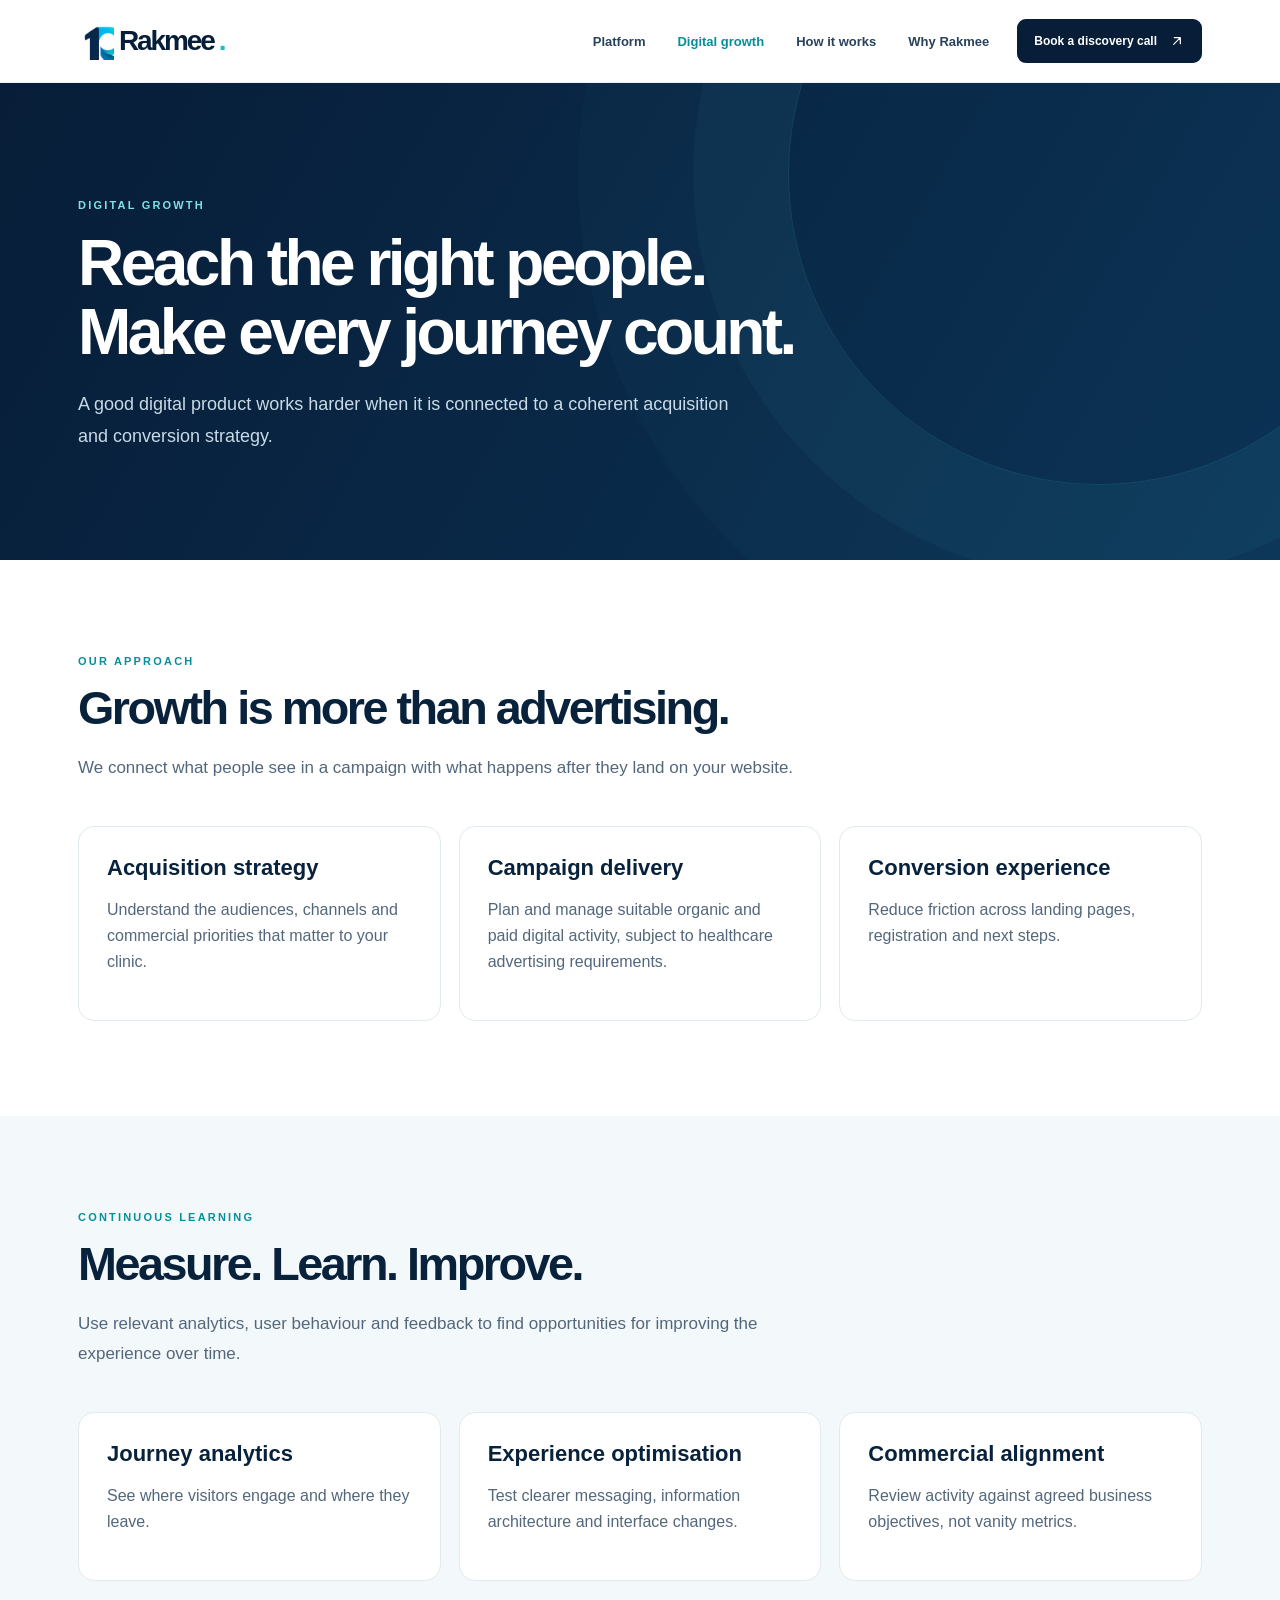
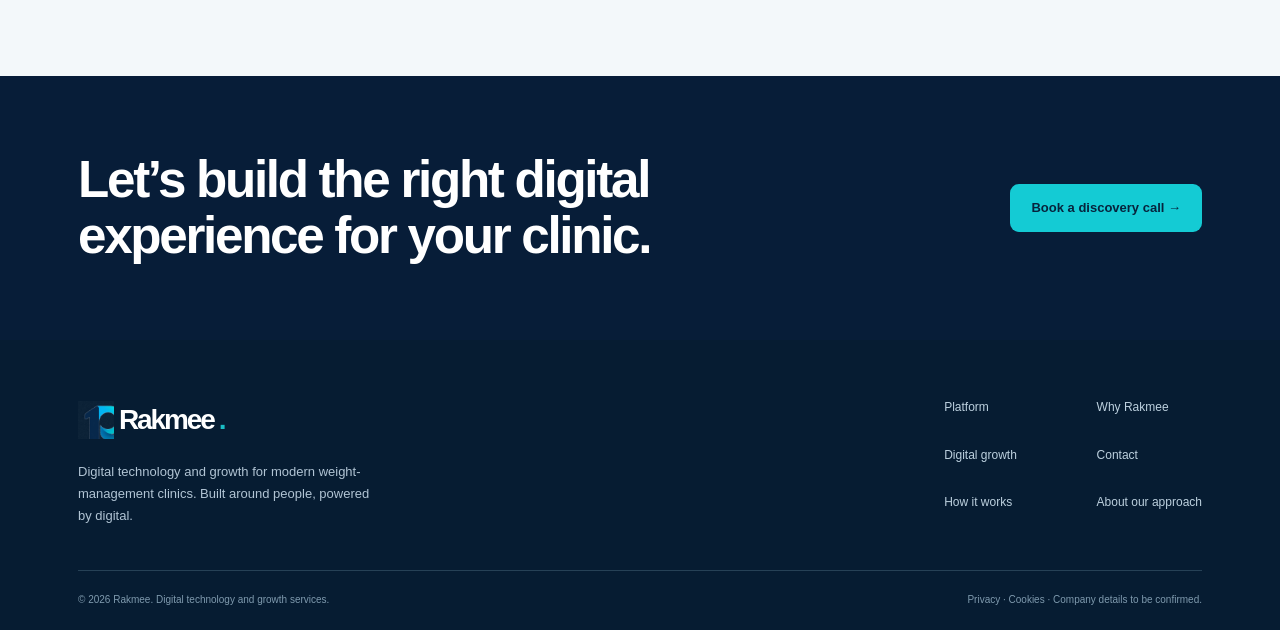
<file: digital-growth.html>
<!doctype html><html lang="en-GB"><head><meta charset="utf-8"><meta name="viewport" content="width=device-width,initial-scale=1"><meta name="theme-color" content="#071D38"><meta name="description" content="Digital growth, acquisition strategy and conversion experiences for UK clinics."><title>Digital growth | Rakmee</title><link rel="icon" type="image/png" href="assets/rakmee-mark.png"><link rel="stylesheet" href="assets/styles.css"><link rel="canonical" href="https://rakmee.com/digital-growth.html"></head><body><svg aria-hidden="true" width="0" height="0" style="position:absolute;overflow:hidden">
    <symbol id="i-arrow" viewBox="0 0 24 24"><path d="M5 12h14m-6-6 6 6-6 6"/></symbol>
    <symbol id="i-up" viewBox="0 0 24 24"><path d="M7 17 17 7M8 7h9v9"/></symbol>
    <symbol id="i-check" viewBox="0 0 24 24"><path d="m4 12 5 5L20 6"/></symbol>
    <symbol id="i-menu" viewBox="0 0 24 24"><path d="M4 7h16M4 12h16M4 17h16"/></symbol>
    <symbol id="i-x" viewBox="0 0 24 24"><path d="M6 6l12 12M18 6 6 18"/></symbol>
    <symbol id="i-monitor" viewBox="0 0 24 24"><rect x="3" y="4" width="18" height="13" rx="2"/><path d="M8 21h8M12 17v4"/></symbol>
    <symbol id="i-user" viewBox="0 0 24 24"><circle cx="12" cy="8" r="4"/><path d="M4 21c0-5 3.5-8 8-8s8 3 8 8"/></symbol>
    <symbol id="i-shield" viewBox="0 0 24 24"><path d="M12 2 4 5v6c0 5 3.4 8.6 8 11 4.6-2.4 8-6 8-11V5l-8-3Z"/><path d="m8 11 3 3 5-5"/></symbol>
    <symbol id="i-flow" viewBox="0 0 24 24"><rect x="2" y="9" width="6" height="6" rx="1"/><rect x="16" y="3" width="6" height="6" rx="1"/><rect x="16" y="15" width="6" height="6" rx="1"/><path d="M8 12h4V6h4M12 12v6h4"/></symbol>
    <symbol id="i-growth" viewBox="0 0 24 24"><path d="M4 18 10 12l4 3 6-8M15 7h5v5"/></symbol>
    <symbol id="i-window" viewBox="0 0 24 24"><rect x="3" y="4" width="18" height="16" rx="2"/><path d="M3 9h18M7 6.5h.01M10 6.5h.01"/></symbol>
    <symbol id="i-layers" viewBox="0 0 24 24"><path d="m12 2 9 5-9 5-9-5 9-5ZM3 12l9 5 9-5M3 17l9 5 9-5"/></symbol>
    <symbol id="i-target" viewBox="0 0 24 24"><circle cx="12" cy="12" r="9"/><circle cx="12" cy="12" r="5"/><circle cx="12" cy="12" r="1"/></symbol>
    <symbol id="i-chat" viewBox="0 0 24 24"><path d="M21 11.5a8.5 8.5 0 0 1-8.5 8.5c-1.5 0-3-.4-4.2-1L3 21l1.7-5A8.5 8.5 0 1 1 21 11.5Z"/></symbol>
    <symbol id="i-settings" viewBox="0 0 24 24"><circle cx="12" cy="12" r="3"/><path d="M19.4 15a1.6 1.6 0 0 0 .32 1.75l.05.05-2 2-.06-.06a1.6 1.6 0 0 0-1.75-.32 1.6 1.6 0 0 0-.96 1.47V20h-3v-.1a1.6 1.6 0 0 0-.97-1.47 1.6 1.6 0 0 0-1.75.32l-.06.06-2-2 .06-.06A1.6 1.6 0 0 0 7.6 15a1.6 1.6 0 0 0-1.48-.95H6v-3h.1a1.6 1.6 0 0 0 1.48-.97A1.6 1.6 0 0 0 7.27 8.3L7.2 8.25l2-2 .06.06A1.6 1.6 0 0 0 11 6.6a1.6 1.6 0 0 0 .96-1.47V5h3v.1a1.6 1.6 0 0 0 .97 1.47 1.6 1.6 0 0 0 1.75-.32l.06-.06 2 2-.06.06a1.6 1.6 0 0 0-.32 1.75 1.6 1.6 0 0 0 1.47.97h.1v3h-.1a1.6 1.6 0 0 0-1.43.93Z"/></symbol>
    <symbol id="i-megaphone" viewBox="0 0 24 24"><path d="m3 11 14-6v14L3 13v-2ZM17 8c2 0 4 2 4 4s-2 4-4 4M6 14l2 6h4l-3-5"/></symbol>
    <symbol id="i-file" viewBox="0 0 24 24"><path d="M7 2h7l5 5v15H7a2 2 0 0 1-2-2V4a2 2 0 0 1 2-2ZM14 2v6h5M9 13h6M9 17h6"/></symbol>
    <symbol id="i-search" viewBox="0 0 24 24"><circle cx="10.5" cy="10.5" r="6.5"/><path d="m16 16 5 5"/></symbol>
    <symbol id="i-refresh" viewBox="0 0 24 24"><path d="M20 11a8 8 0 0 0-14-5L3 9m0-5v5h5M4 13a8 8 0 0 0 14 5l3-3m0 5v-5h-5"/></symbol>
  </svg><header class="site-header">
    <div class="container header-inner">
      <a class="wordmark" href="index.html" aria-label="Rakmee — Home"><img class="brand-icon" src="assets/rakmee-mark.png" alt="" />Rakmee<span class="dot">.</span></a>
      <nav class="main-nav" id="main-nav" aria-label="Main navigation">
        <a href="platform.html">Platform</a><a class="active-nav" href="digital-growth.html">Digital growth</a><a href="how-it-works.html">How it works</a><a href="why-rakmee.html">Why Rakmee</a>
      </nav>
      <a class="btn header-cta" href="contact.html">Book a discovery call <svg class="icon"><use href="#i-up"/></svg></a>
      <button class="nav-toggle" aria-label="Toggle navigation" aria-expanded="false" aria-controls="main-nav"><svg class="icon"><use href="#i-menu"/></svg></button>
    </div>
  </header><main id="top"><section class="inner-hero"><div class="container"><div class="eyebrow light">DIGITAL GROWTH</div><h1>Reach the right people.<br>Make every journey count.</h1><p>A good digital product works harder when it is connected to a coherent acquisition and conversion strategy.</p></div></section><section class="page-section"><div class="container"><div class="eyebrow">OUR APPROACH</div><h2 class="section-head">Growth is more than advertising.</h2><p class="body-lg" style="max-width:760px">We connect what people see in a campaign with what happens after they land on your website.</p><div class="simple-grid"><article class="simple-card"><h3>Acquisition strategy</h3><p>Understand the audiences, channels and commercial priorities that matter to your clinic.</p></article><article class="simple-card"><h3>Campaign delivery</h3><p>Plan and manage suitable organic and paid digital activity, subject to healthcare advertising requirements.</p></article><article class="simple-card"><h3>Conversion experience</h3><p>Reduce friction across landing pages, registration and next steps.</p></article></div></div></section><section class="page-section alt"><div class="container"><div class="eyebrow">CONTINUOUS LEARNING</div><h2 class="section-head">Measure. Learn. Improve.</h2><p class="body-lg" style="max-width:760px">Use relevant analytics, user behaviour and feedback to find opportunities for improving the experience over time.</p><div class="simple-grid"><article class="simple-card"><h3>Journey analytics</h3><p>See where visitors engage and where they leave.</p></article><article class="simple-card"><h3>Experience optimisation</h3><p>Test clearer messaging, information architecture and interface changes.</p></article><article class="simple-card"><h3>Commercial alignment</h3><p>Review activity against agreed business objectives, not vanity metrics.</p></article></div></div></section><section class="page-cta"><div class="container"><h2>Let’s build the right digital experience for your clinic.</h2><a class="btn btn-primary" href="contact.html">Book a discovery call →</a></div></section></main><footer><div class="container"><div class="footer-top"><div><a class="wordmark" href="index.html"><img class="brand-icon" src="assets/rakmee-mark.png" alt=""/>Rakmee<span class="dot">.</span></a><p class="footer-description">Digital technology and growth for modern weight-management clinics. Built around people, powered by digital.</p></div><nav class="footer-nav" aria-label="Footer navigation"><a href="platform.html">Platform</a><a href="why-rakmee.html">Why Rakmee</a><a href="digital-growth.html">Digital growth</a><a href="contact.html">Contact</a><a href="how-it-works.html">How it works</a><a href="why-rakmee.html">About our approach</a></nav></div><div class="footer-bottom"><span>© <span id="year"></span> Rakmee. Digital technology and growth services.</span><span><a href="privacy.html">Privacy</a> · <a href="cookies.html">Cookies</a> · Company details to be confirmed.</span></div></div></footer><script src="assets/site.js" defer></script></body></html>
</file>
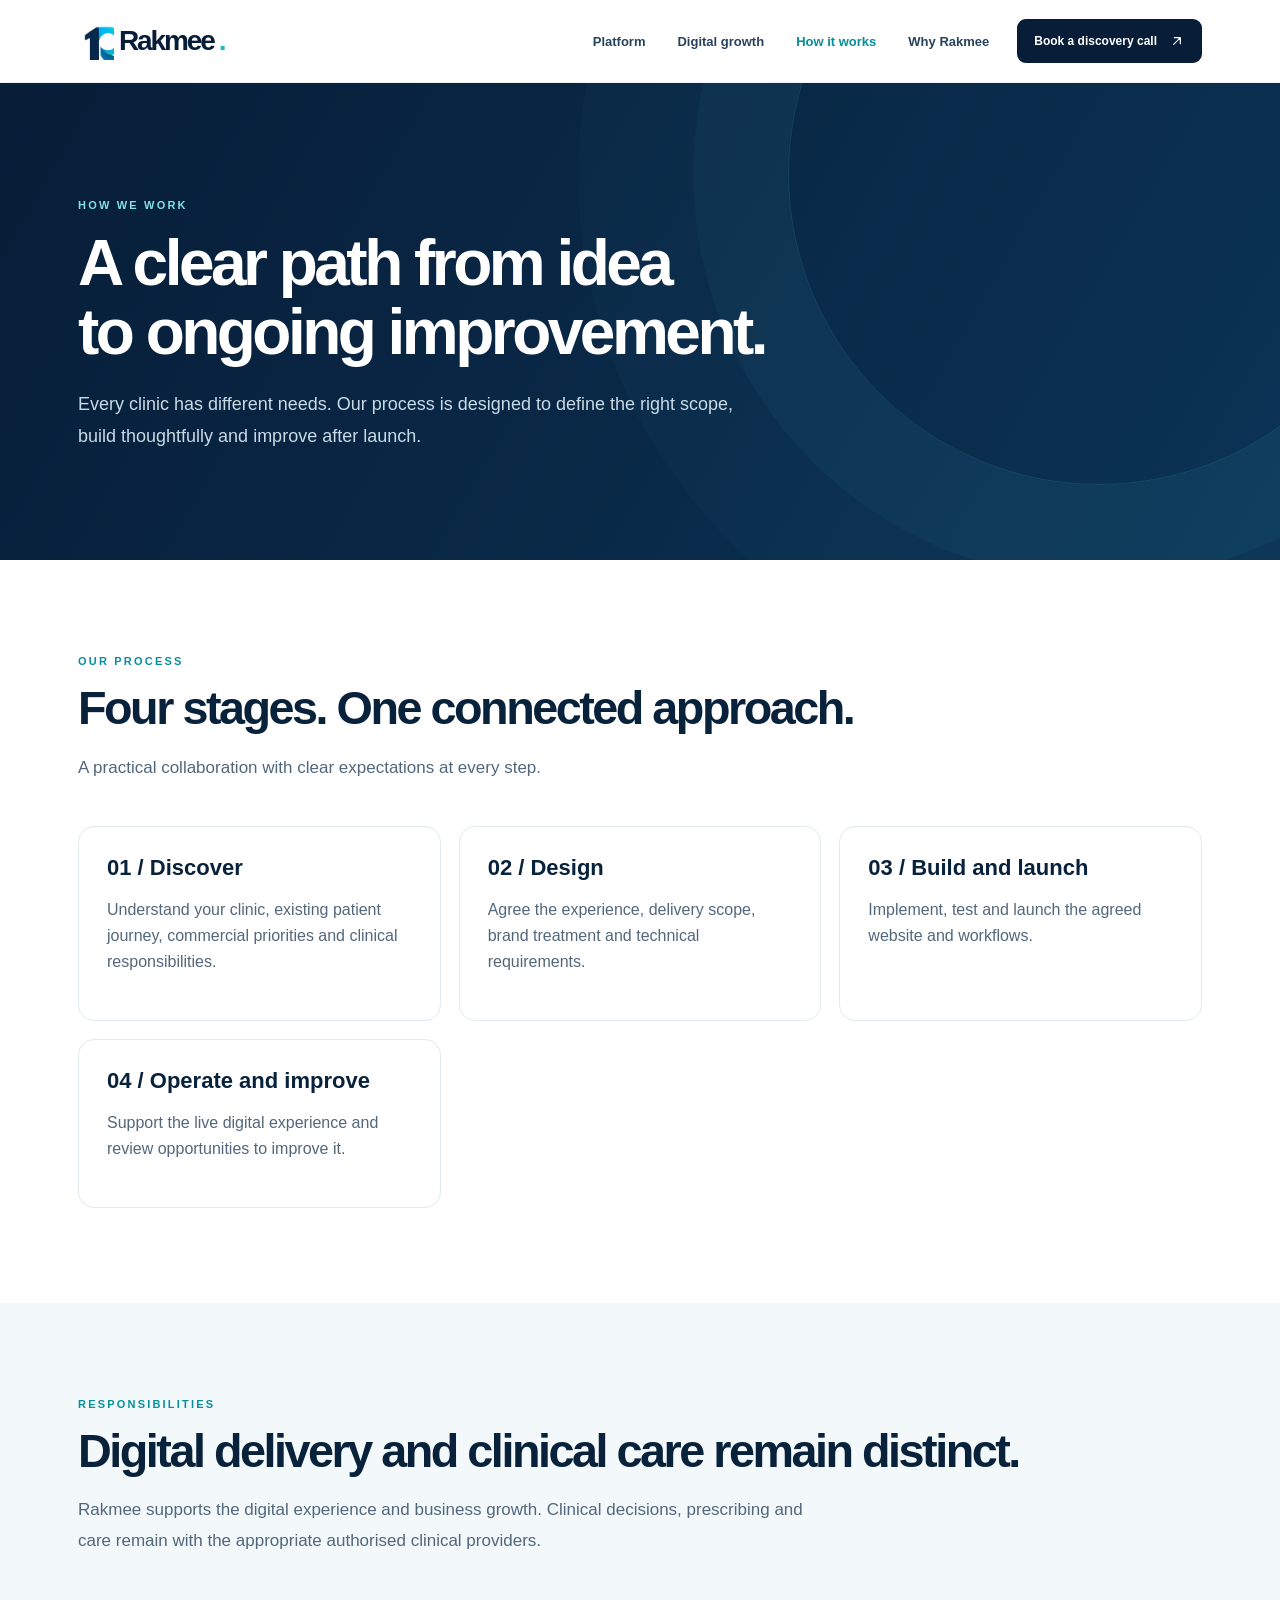
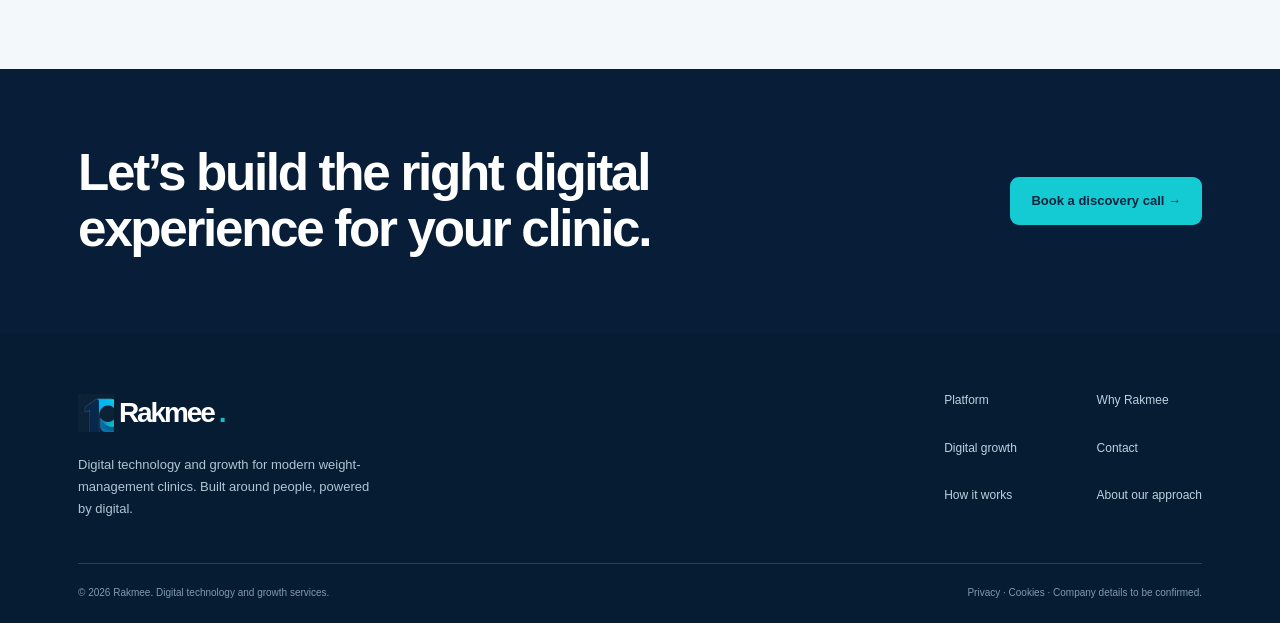
<file: how-it-works.html>
<!doctype html><html lang="en-GB"><head><meta charset="utf-8"><meta name="viewport" content="width=device-width,initial-scale=1"><meta name="theme-color" content="#071D38"><meta name="description" content="How Rakmee designs, builds and improves clinic digital experiences."><title>How it works | Rakmee</title><link rel="icon" type="image/png" href="assets/rakmee-mark.png"><link rel="stylesheet" href="assets/styles.css"><link rel="canonical" href="https://rakmee.com/how-it-works.html"></head><body><svg aria-hidden="true" width="0" height="0" style="position:absolute;overflow:hidden">
    <symbol id="i-arrow" viewBox="0 0 24 24"><path d="M5 12h14m-6-6 6 6-6 6"/></symbol>
    <symbol id="i-up" viewBox="0 0 24 24"><path d="M7 17 17 7M8 7h9v9"/></symbol>
    <symbol id="i-check" viewBox="0 0 24 24"><path d="m4 12 5 5L20 6"/></symbol>
    <symbol id="i-menu" viewBox="0 0 24 24"><path d="M4 7h16M4 12h16M4 17h16"/></symbol>
    <symbol id="i-x" viewBox="0 0 24 24"><path d="M6 6l12 12M18 6 6 18"/></symbol>
    <symbol id="i-monitor" viewBox="0 0 24 24"><rect x="3" y="4" width="18" height="13" rx="2"/><path d="M8 21h8M12 17v4"/></symbol>
    <symbol id="i-user" viewBox="0 0 24 24"><circle cx="12" cy="8" r="4"/><path d="M4 21c0-5 3.5-8 8-8s8 3 8 8"/></symbol>
    <symbol id="i-shield" viewBox="0 0 24 24"><path d="M12 2 4 5v6c0 5 3.4 8.6 8 11 4.6-2.4 8-6 8-11V5l-8-3Z"/><path d="m8 11 3 3 5-5"/></symbol>
    <symbol id="i-flow" viewBox="0 0 24 24"><rect x="2" y="9" width="6" height="6" rx="1"/><rect x="16" y="3" width="6" height="6" rx="1"/><rect x="16" y="15" width="6" height="6" rx="1"/><path d="M8 12h4V6h4M12 12v6h4"/></symbol>
    <symbol id="i-growth" viewBox="0 0 24 24"><path d="M4 18 10 12l4 3 6-8M15 7h5v5"/></symbol>
    <symbol id="i-window" viewBox="0 0 24 24"><rect x="3" y="4" width="18" height="16" rx="2"/><path d="M3 9h18M7 6.5h.01M10 6.5h.01"/></symbol>
    <symbol id="i-layers" viewBox="0 0 24 24"><path d="m12 2 9 5-9 5-9-5 9-5ZM3 12l9 5 9-5M3 17l9 5 9-5"/></symbol>
    <symbol id="i-target" viewBox="0 0 24 24"><circle cx="12" cy="12" r="9"/><circle cx="12" cy="12" r="5"/><circle cx="12" cy="12" r="1"/></symbol>
    <symbol id="i-chat" viewBox="0 0 24 24"><path d="M21 11.5a8.5 8.5 0 0 1-8.5 8.5c-1.5 0-3-.4-4.2-1L3 21l1.7-5A8.5 8.5 0 1 1 21 11.5Z"/></symbol>
    <symbol id="i-settings" viewBox="0 0 24 24"><circle cx="12" cy="12" r="3"/><path d="M19.4 15a1.6 1.6 0 0 0 .32 1.75l.05.05-2 2-.06-.06a1.6 1.6 0 0 0-1.75-.32 1.6 1.6 0 0 0-.96 1.47V20h-3v-.1a1.6 1.6 0 0 0-.97-1.47 1.6 1.6 0 0 0-1.75.32l-.06.06-2-2 .06-.06A1.6 1.6 0 0 0 7.6 15a1.6 1.6 0 0 0-1.48-.95H6v-3h.1a1.6 1.6 0 0 0 1.48-.97A1.6 1.6 0 0 0 7.27 8.3L7.2 8.25l2-2 .06.06A1.6 1.6 0 0 0 11 6.6a1.6 1.6 0 0 0 .96-1.47V5h3v.1a1.6 1.6 0 0 0 .97 1.47 1.6 1.6 0 0 0 1.75-.32l.06-.06 2 2-.06.06a1.6 1.6 0 0 0-.32 1.75 1.6 1.6 0 0 0 1.47.97h.1v3h-.1a1.6 1.6 0 0 0-1.43.93Z"/></symbol>
    <symbol id="i-megaphone" viewBox="0 0 24 24"><path d="m3 11 14-6v14L3 13v-2ZM17 8c2 0 4 2 4 4s-2 4-4 4M6 14l2 6h4l-3-5"/></symbol>
    <symbol id="i-file" viewBox="0 0 24 24"><path d="M7 2h7l5 5v15H7a2 2 0 0 1-2-2V4a2 2 0 0 1 2-2ZM14 2v6h5M9 13h6M9 17h6"/></symbol>
    <symbol id="i-search" viewBox="0 0 24 24"><circle cx="10.5" cy="10.5" r="6.5"/><path d="m16 16 5 5"/></symbol>
    <symbol id="i-refresh" viewBox="0 0 24 24"><path d="M20 11a8 8 0 0 0-14-5L3 9m0-5v5h5M4 13a8 8 0 0 0 14 5l3-3m0 5v-5h-5"/></symbol>
  </svg><header class="site-header">
    <div class="container header-inner">
      <a class="wordmark" href="index.html" aria-label="Rakmee — Home"><img class="brand-icon" src="assets/rakmee-mark.png" alt="" />Rakmee<span class="dot">.</span></a>
      <nav class="main-nav" id="main-nav" aria-label="Main navigation">
        <a href="platform.html">Platform</a><a href="digital-growth.html">Digital growth</a><a class="active-nav" href="how-it-works.html">How it works</a><a href="why-rakmee.html">Why Rakmee</a>
      </nav>
      <a class="btn header-cta" href="contact.html">Book a discovery call <svg class="icon"><use href="#i-up"/></svg></a>
      <button class="nav-toggle" aria-label="Toggle navigation" aria-expanded="false" aria-controls="main-nav"><svg class="icon"><use href="#i-menu"/></svg></button>
    </div>
  </header><main id="top"><section class="inner-hero"><div class="container"><div class="eyebrow light">HOW WE WORK</div><h1>A clear path from idea<br>to ongoing improvement.</h1><p>Every clinic has different needs. Our process is designed to define the right scope, build thoughtfully and improve after launch.</p></div></section><section class="page-section"><div class="container"><div class="eyebrow">OUR PROCESS</div><h2 class="section-head">Four stages. One connected approach.</h2><p class="body-lg" style="max-width:760px">A practical collaboration with clear expectations at every step.</p><div class="simple-grid"><article class="simple-card"><h3>01 / Discover</h3><p>Understand your clinic, existing patient journey, commercial priorities and clinical responsibilities.</p></article><article class="simple-card"><h3>02 / Design</h3><p>Agree the experience, delivery scope, brand treatment and technical requirements.</p></article><article class="simple-card"><h3>03 / Build and launch</h3><p>Implement, test and launch the agreed website and workflows.</p></article><article class="simple-card"><h3>04 / Operate and improve</h3><p>Support the live digital experience and review opportunities to improve it.</p></article></div></div></section><section class="page-section alt"><div class="container"><div class="eyebrow">RESPONSIBILITIES</div><h2 class="section-head">Digital delivery and clinical care remain distinct.</h2><p class="body-lg" style="max-width:760px">Rakmee supports the digital experience and business growth. Clinical decisions, prescribing and care remain with the appropriate authorised clinical providers.</p></div></section><section class="page-cta"><div class="container"><h2>Let’s build the right digital experience for your clinic.</h2><a class="btn btn-primary" href="contact.html">Book a discovery call →</a></div></section></main><footer><div class="container"><div class="footer-top"><div><a class="wordmark" href="index.html"><img class="brand-icon" src="assets/rakmee-mark.png" alt=""/>Rakmee<span class="dot">.</span></a><p class="footer-description">Digital technology and growth for modern weight-management clinics. Built around people, powered by digital.</p></div><nav class="footer-nav" aria-label="Footer navigation"><a href="platform.html">Platform</a><a href="why-rakmee.html">Why Rakmee</a><a href="digital-growth.html">Digital growth</a><a href="contact.html">Contact</a><a href="how-it-works.html">How it works</a><a href="why-rakmee.html">About our approach</a></nav></div><div class="footer-bottom"><span>© <span id="year"></span> Rakmee. Digital technology and growth services.</span><span><a href="privacy.html">Privacy</a> · <a href="cookies.html">Cookies</a> · Company details to be confirmed.</span></div></div></footer><script src="assets/site.js" defer></script></body></html>
</file>
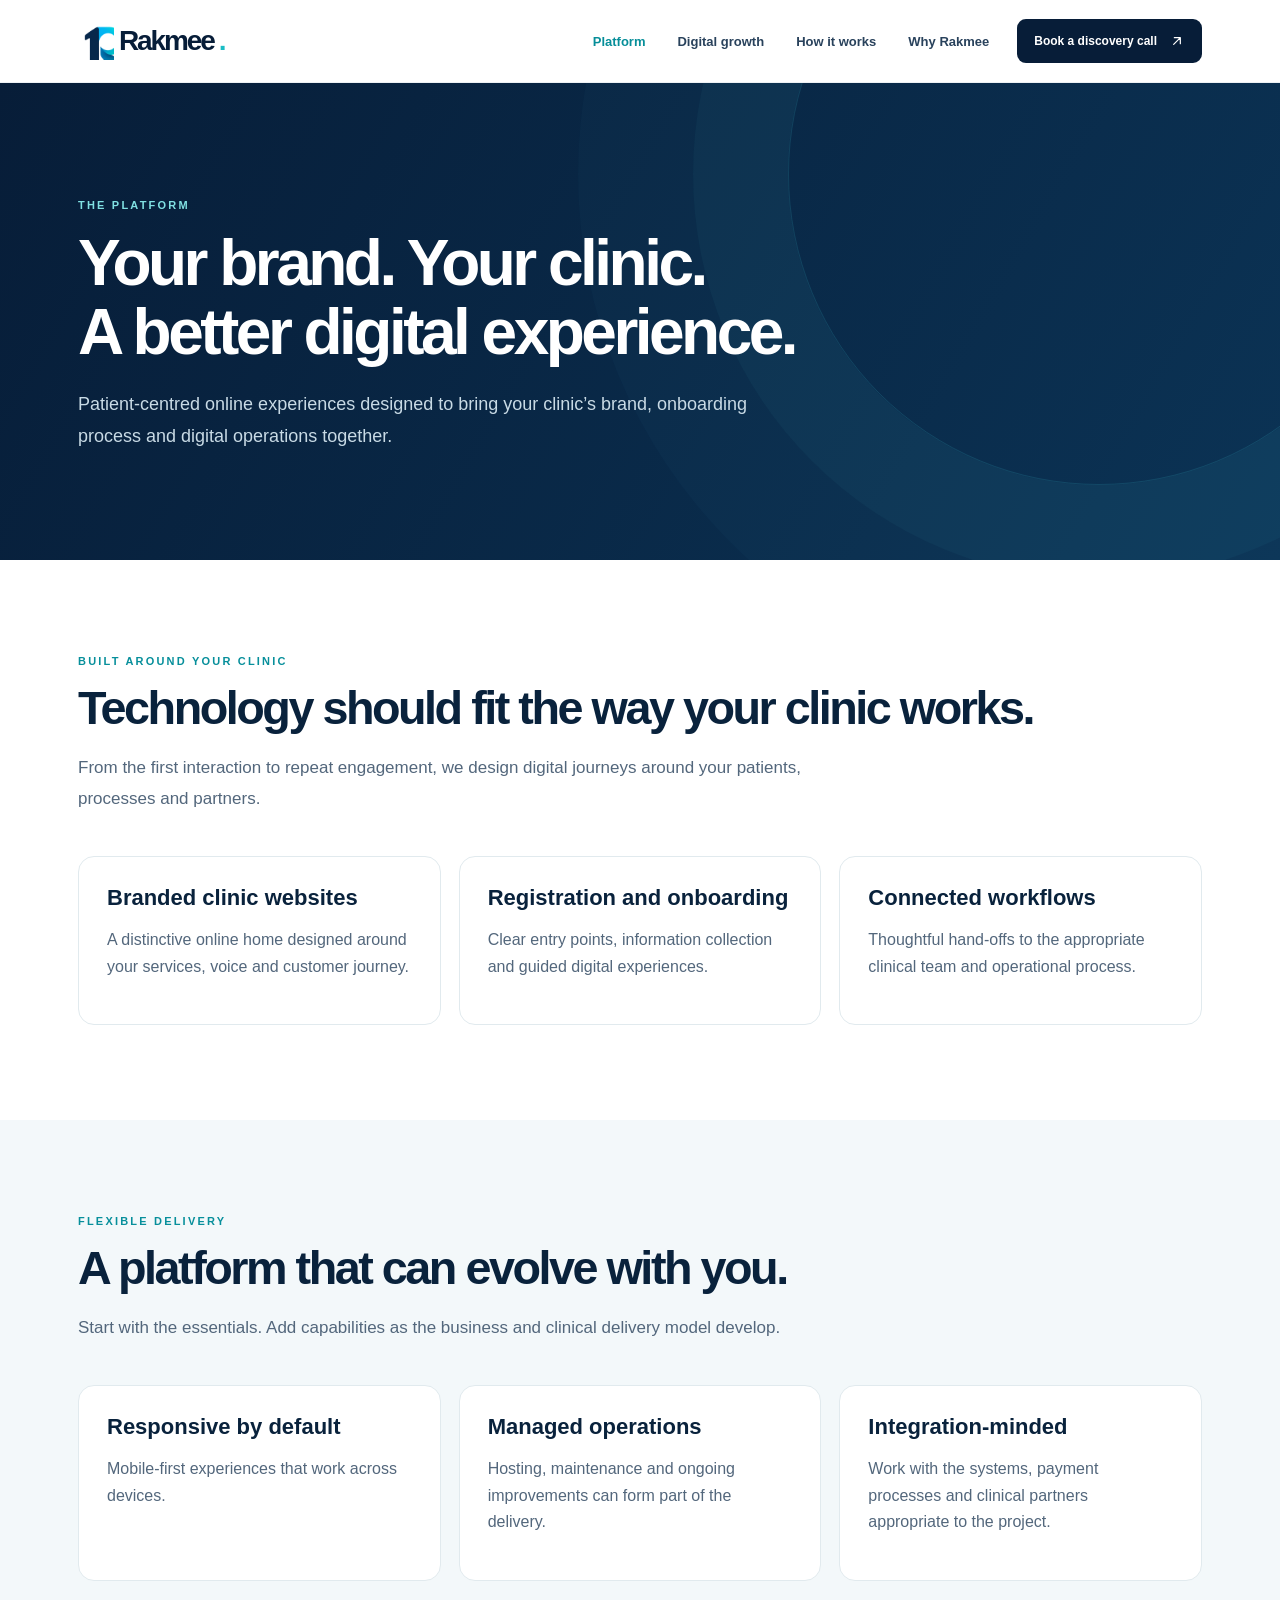
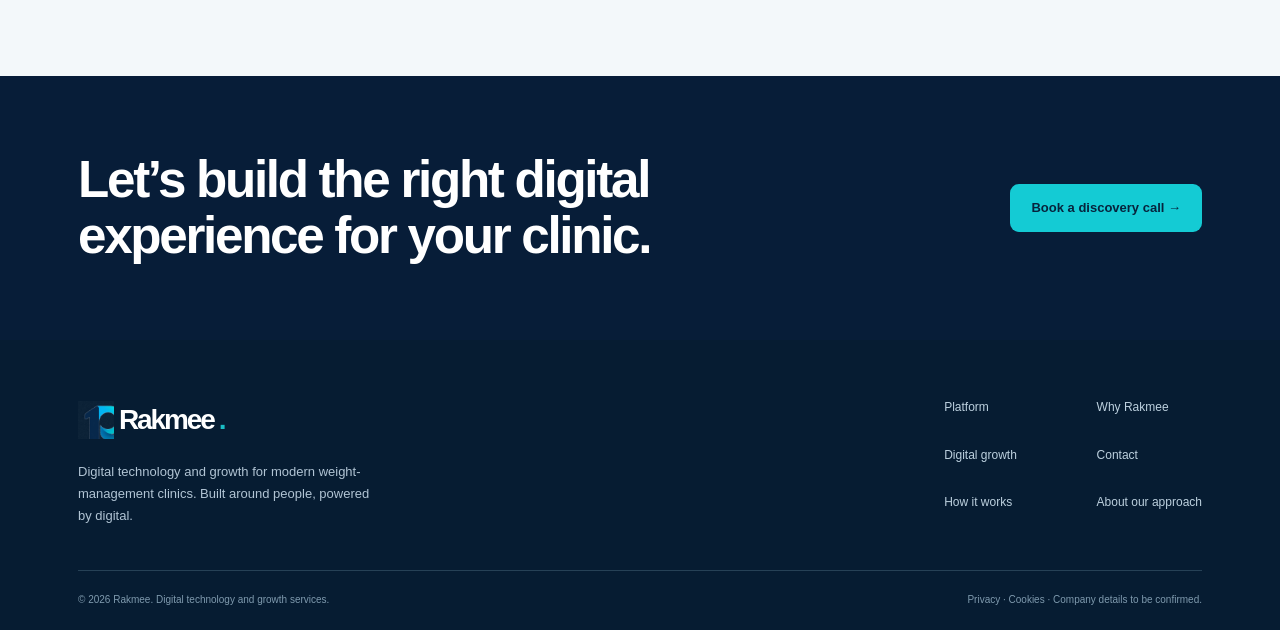
<file: platform.html>
<!doctype html><html lang="en-GB"><head><meta charset="utf-8"><meta name="viewport" content="width=device-width,initial-scale=1"><meta name="theme-color" content="#071D38"><meta name="description" content="Branded digital platforms and patient journeys for UK weight-management clinics."><title>Digital platform | Rakmee</title><link rel="icon" type="image/png" href="assets/rakmee-mark.png"><link rel="stylesheet" href="assets/styles.css"><link rel="canonical" href="https://rakmee.com/platform.html"></head><body><svg aria-hidden="true" width="0" height="0" style="position:absolute;overflow:hidden">
    <symbol id="i-arrow" viewBox="0 0 24 24"><path d="M5 12h14m-6-6 6 6-6 6"/></symbol>
    <symbol id="i-up" viewBox="0 0 24 24"><path d="M7 17 17 7M8 7h9v9"/></symbol>
    <symbol id="i-check" viewBox="0 0 24 24"><path d="m4 12 5 5L20 6"/></symbol>
    <symbol id="i-menu" viewBox="0 0 24 24"><path d="M4 7h16M4 12h16M4 17h16"/></symbol>
    <symbol id="i-x" viewBox="0 0 24 24"><path d="M6 6l12 12M18 6 6 18"/></symbol>
    <symbol id="i-monitor" viewBox="0 0 24 24"><rect x="3" y="4" width="18" height="13" rx="2"/><path d="M8 21h8M12 17v4"/></symbol>
    <symbol id="i-user" viewBox="0 0 24 24"><circle cx="12" cy="8" r="4"/><path d="M4 21c0-5 3.5-8 8-8s8 3 8 8"/></symbol>
    <symbol id="i-shield" viewBox="0 0 24 24"><path d="M12 2 4 5v6c0 5 3.4 8.6 8 11 4.6-2.4 8-6 8-11V5l-8-3Z"/><path d="m8 11 3 3 5-5"/></symbol>
    <symbol id="i-flow" viewBox="0 0 24 24"><rect x="2" y="9" width="6" height="6" rx="1"/><rect x="16" y="3" width="6" height="6" rx="1"/><rect x="16" y="15" width="6" height="6" rx="1"/><path d="M8 12h4V6h4M12 12v6h4"/></symbol>
    <symbol id="i-growth" viewBox="0 0 24 24"><path d="M4 18 10 12l4 3 6-8M15 7h5v5"/></symbol>
    <symbol id="i-window" viewBox="0 0 24 24"><rect x="3" y="4" width="18" height="16" rx="2"/><path d="M3 9h18M7 6.5h.01M10 6.5h.01"/></symbol>
    <symbol id="i-layers" viewBox="0 0 24 24"><path d="m12 2 9 5-9 5-9-5 9-5ZM3 12l9 5 9-5M3 17l9 5 9-5"/></symbol>
    <symbol id="i-target" viewBox="0 0 24 24"><circle cx="12" cy="12" r="9"/><circle cx="12" cy="12" r="5"/><circle cx="12" cy="12" r="1"/></symbol>
    <symbol id="i-chat" viewBox="0 0 24 24"><path d="M21 11.5a8.5 8.5 0 0 1-8.5 8.5c-1.5 0-3-.4-4.2-1L3 21l1.7-5A8.5 8.5 0 1 1 21 11.5Z"/></symbol>
    <symbol id="i-settings" viewBox="0 0 24 24"><circle cx="12" cy="12" r="3"/><path d="M19.4 15a1.6 1.6 0 0 0 .32 1.75l.05.05-2 2-.06-.06a1.6 1.6 0 0 0-1.75-.32 1.6 1.6 0 0 0-.96 1.47V20h-3v-.1a1.6 1.6 0 0 0-.97-1.47 1.6 1.6 0 0 0-1.75.32l-.06.06-2-2 .06-.06A1.6 1.6 0 0 0 7.6 15a1.6 1.6 0 0 0-1.48-.95H6v-3h.1a1.6 1.6 0 0 0 1.48-.97A1.6 1.6 0 0 0 7.27 8.3L7.2 8.25l2-2 .06.06A1.6 1.6 0 0 0 11 6.6a1.6 1.6 0 0 0 .96-1.47V5h3v.1a1.6 1.6 0 0 0 .97 1.47 1.6 1.6 0 0 0 1.75-.32l.06-.06 2 2-.06.06a1.6 1.6 0 0 0-.32 1.75 1.6 1.6 0 0 0 1.47.97h.1v3h-.1a1.6 1.6 0 0 0-1.43.93Z"/></symbol>
    <symbol id="i-megaphone" viewBox="0 0 24 24"><path d="m3 11 14-6v14L3 13v-2ZM17 8c2 0 4 2 4 4s-2 4-4 4M6 14l2 6h4l-3-5"/></symbol>
    <symbol id="i-file" viewBox="0 0 24 24"><path d="M7 2h7l5 5v15H7a2 2 0 0 1-2-2V4a2 2 0 0 1 2-2ZM14 2v6h5M9 13h6M9 17h6"/></symbol>
    <symbol id="i-search" viewBox="0 0 24 24"><circle cx="10.5" cy="10.5" r="6.5"/><path d="m16 16 5 5"/></symbol>
    <symbol id="i-refresh" viewBox="0 0 24 24"><path d="M20 11a8 8 0 0 0-14-5L3 9m0-5v5h5M4 13a8 8 0 0 0 14 5l3-3m0 5v-5h-5"/></symbol>
  </svg><header class="site-header">
    <div class="container header-inner">
      <a class="wordmark" href="index.html" aria-label="Rakmee — Home"><img class="brand-icon" src="assets/rakmee-mark.png" alt="" />Rakmee<span class="dot">.</span></a>
      <nav class="main-nav" id="main-nav" aria-label="Main navigation">
        <a class="active-nav" href="platform.html">Platform</a><a href="digital-growth.html">Digital growth</a><a href="how-it-works.html">How it works</a><a href="why-rakmee.html">Why Rakmee</a>
      </nav>
      <a class="btn header-cta" href="contact.html">Book a discovery call <svg class="icon"><use href="#i-up"/></svg></a>
      <button class="nav-toggle" aria-label="Toggle navigation" aria-expanded="false" aria-controls="main-nav"><svg class="icon"><use href="#i-menu"/></svg></button>
    </div>
  </header><main id="top"><section class="inner-hero"><div class="container"><div class="eyebrow light">THE PLATFORM</div><h1>Your brand. Your clinic.<br>A better digital experience.</h1><p>Patient-centred online experiences designed to bring your clinic’s brand, onboarding process and digital operations together.</p></div></section><section class="page-section"><div class="container"><div class="eyebrow">BUILT AROUND YOUR CLINIC</div><h2 class="section-head">Technology should fit the way your clinic works.</h2><p class="body-lg" style="max-width:760px">From the first interaction to repeat engagement, we design digital journeys around your patients, processes and partners.</p><div class="simple-grid"><article class="simple-card"><h3>Branded clinic websites</h3><p>A distinctive online home designed around your services, voice and customer journey.</p></article><article class="simple-card"><h3>Registration and onboarding</h3><p>Clear entry points, information collection and guided digital experiences.</p></article><article class="simple-card"><h3>Connected workflows</h3><p>Thoughtful hand-offs to the appropriate clinical team and operational process.</p></article></div></div></section><section class="page-section alt"><div class="container"><div class="eyebrow">FLEXIBLE DELIVERY</div><h2 class="section-head">A platform that can evolve with you.</h2><p class="body-lg" style="max-width:760px">Start with the essentials. Add capabilities as the business and clinical delivery model develop.</p><div class="simple-grid"><article class="simple-card"><h3>Responsive by default</h3><p>Mobile-first experiences that work across devices.</p></article><article class="simple-card"><h3>Managed operations</h3><p>Hosting, maintenance and ongoing improvements can form part of the delivery.</p></article><article class="simple-card"><h3>Integration-minded</h3><p>Work with the systems, payment processes and clinical partners appropriate to the project.</p></article></div></div></section><section class="page-cta"><div class="container"><h2>Let’s build the right digital experience for your clinic.</h2><a class="btn btn-primary" href="contact.html">Book a discovery call →</a></div></section></main><footer><div class="container"><div class="footer-top"><div><a class="wordmark" href="index.html"><img class="brand-icon" src="assets/rakmee-mark.png" alt=""/>Rakmee<span class="dot">.</span></a><p class="footer-description">Digital technology and growth for modern weight-management clinics. Built around people, powered by digital.</p></div><nav class="footer-nav" aria-label="Footer navigation"><a href="platform.html">Platform</a><a href="why-rakmee.html">Why Rakmee</a><a href="digital-growth.html">Digital growth</a><a href="contact.html">Contact</a><a href="how-it-works.html">How it works</a><a href="why-rakmee.html">About our approach</a></nav></div><div class="footer-bottom"><span>© <span id="year"></span> Rakmee. Digital technology and growth services.</span><span><a href="privacy.html">Privacy</a> · <a href="cookies.html">Cookies</a> · Company details to be confirmed.</span></div></div></footer><script src="assets/site.js" defer></script></body></html>
</file>
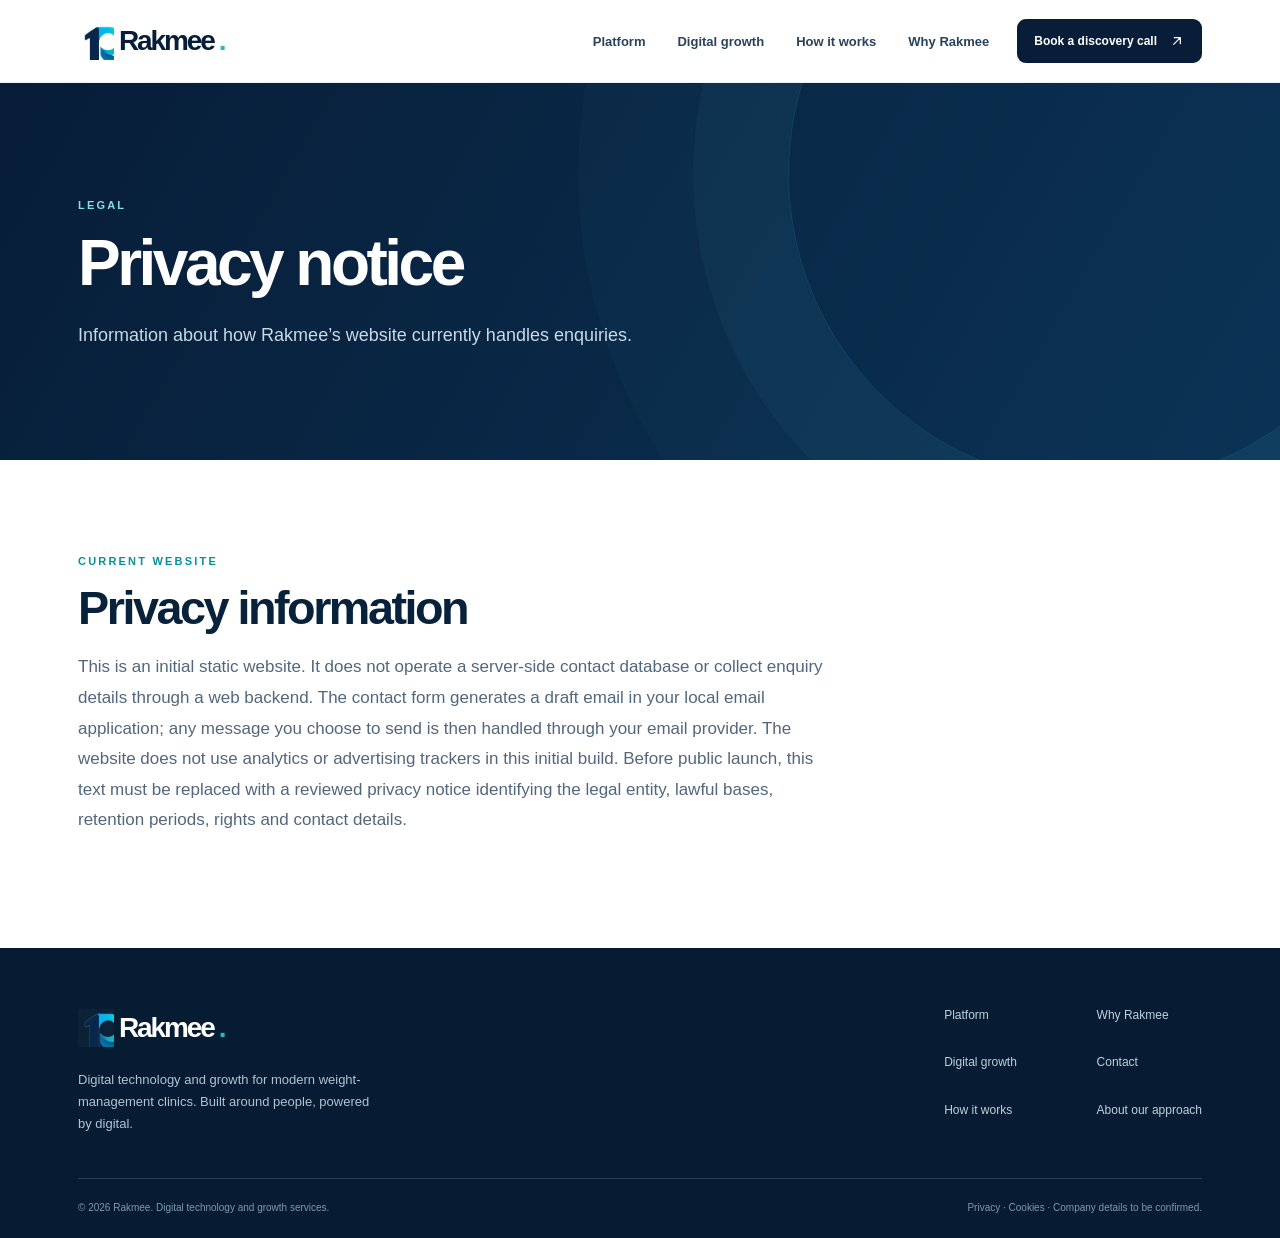
<file: privacy.html>
<!doctype html><html lang="en-GB"><head><meta charset="utf-8"><meta name="viewport" content="width=device-width,initial-scale=1"><meta name="theme-color" content="#071D38"><meta name="description" content="Rakmee website privacy information."><title>Privacy | Rakmee</title><link rel="icon" type="image/png" href="assets/rakmee-mark.png"><link rel="stylesheet" href="assets/styles.css"><link rel="canonical" href="https://rakmee.com/privacy.html"></head><body><svg aria-hidden="true" width="0" height="0" style="position:absolute;overflow:hidden">
    <symbol id="i-arrow" viewBox="0 0 24 24"><path d="M5 12h14m-6-6 6 6-6 6"/></symbol>
    <symbol id="i-up" viewBox="0 0 24 24"><path d="M7 17 17 7M8 7h9v9"/></symbol>
    <symbol id="i-check" viewBox="0 0 24 24"><path d="m4 12 5 5L20 6"/></symbol>
    <symbol id="i-menu" viewBox="0 0 24 24"><path d="M4 7h16M4 12h16M4 17h16"/></symbol>
    <symbol id="i-x" viewBox="0 0 24 24"><path d="M6 6l12 12M18 6 6 18"/></symbol>
    <symbol id="i-monitor" viewBox="0 0 24 24"><rect x="3" y="4" width="18" height="13" rx="2"/><path d="M8 21h8M12 17v4"/></symbol>
    <symbol id="i-user" viewBox="0 0 24 24"><circle cx="12" cy="8" r="4"/><path d="M4 21c0-5 3.5-8 8-8s8 3 8 8"/></symbol>
    <symbol id="i-shield" viewBox="0 0 24 24"><path d="M12 2 4 5v6c0 5 3.4 8.6 8 11 4.6-2.4 8-6 8-11V5l-8-3Z"/><path d="m8 11 3 3 5-5"/></symbol>
    <symbol id="i-flow" viewBox="0 0 24 24"><rect x="2" y="9" width="6" height="6" rx="1"/><rect x="16" y="3" width="6" height="6" rx="1"/><rect x="16" y="15" width="6" height="6" rx="1"/><path d="M8 12h4V6h4M12 12v6h4"/></symbol>
    <symbol id="i-growth" viewBox="0 0 24 24"><path d="M4 18 10 12l4 3 6-8M15 7h5v5"/></symbol>
    <symbol id="i-window" viewBox="0 0 24 24"><rect x="3" y="4" width="18" height="16" rx="2"/><path d="M3 9h18M7 6.5h.01M10 6.5h.01"/></symbol>
    <symbol id="i-layers" viewBox="0 0 24 24"><path d="m12 2 9 5-9 5-9-5 9-5ZM3 12l9 5 9-5M3 17l9 5 9-5"/></symbol>
    <symbol id="i-target" viewBox="0 0 24 24"><circle cx="12" cy="12" r="9"/><circle cx="12" cy="12" r="5"/><circle cx="12" cy="12" r="1"/></symbol>
    <symbol id="i-chat" viewBox="0 0 24 24"><path d="M21 11.5a8.5 8.5 0 0 1-8.5 8.5c-1.5 0-3-.4-4.2-1L3 21l1.7-5A8.5 8.5 0 1 1 21 11.5Z"/></symbol>
    <symbol id="i-settings" viewBox="0 0 24 24"><circle cx="12" cy="12" r="3"/><path d="M19.4 15a1.6 1.6 0 0 0 .32 1.75l.05.05-2 2-.06-.06a1.6 1.6 0 0 0-1.75-.32 1.6 1.6 0 0 0-.96 1.47V20h-3v-.1a1.6 1.6 0 0 0-.97-1.47 1.6 1.6 0 0 0-1.75.32l-.06.06-2-2 .06-.06A1.6 1.6 0 0 0 7.6 15a1.6 1.6 0 0 0-1.48-.95H6v-3h.1a1.6 1.6 0 0 0 1.48-.97A1.6 1.6 0 0 0 7.27 8.3L7.2 8.25l2-2 .06.06A1.6 1.6 0 0 0 11 6.6a1.6 1.6 0 0 0 .96-1.47V5h3v.1a1.6 1.6 0 0 0 .97 1.47 1.6 1.6 0 0 0 1.75-.32l.06-.06 2 2-.06.06a1.6 1.6 0 0 0-.32 1.75 1.6 1.6 0 0 0 1.47.97h.1v3h-.1a1.6 1.6 0 0 0-1.43.93Z"/></symbol>
    <symbol id="i-megaphone" viewBox="0 0 24 24"><path d="m3 11 14-6v14L3 13v-2ZM17 8c2 0 4 2 4 4s-2 4-4 4M6 14l2 6h4l-3-5"/></symbol>
    <symbol id="i-file" viewBox="0 0 24 24"><path d="M7 2h7l5 5v15H7a2 2 0 0 1-2-2V4a2 2 0 0 1 2-2ZM14 2v6h5M9 13h6M9 17h6"/></symbol>
    <symbol id="i-search" viewBox="0 0 24 24"><circle cx="10.5" cy="10.5" r="6.5"/><path d="m16 16 5 5"/></symbol>
    <symbol id="i-refresh" viewBox="0 0 24 24"><path d="M20 11a8 8 0 0 0-14-5L3 9m0-5v5h5M4 13a8 8 0 0 0 14 5l3-3m0 5v-5h-5"/></symbol>
  </svg><header class="site-header">
    <div class="container header-inner">
      <a class="wordmark" href="index.html" aria-label="Rakmee — Home"><img class="brand-icon" src="assets/rakmee-mark.png" alt="" />Rakmee<span class="dot">.</span></a>
      <nav class="main-nav" id="main-nav" aria-label="Main navigation">
        <a href="platform.html">Platform</a><a href="digital-growth.html">Digital growth</a><a href="how-it-works.html">How it works</a><a href="why-rakmee.html">Why Rakmee</a>
      </nav>
      <a class="btn header-cta" href="contact.html">Book a discovery call <svg class="icon"><use href="#i-up"/></svg></a>
      <button class="nav-toggle" aria-label="Toggle navigation" aria-expanded="false" aria-controls="main-nav"><svg class="icon"><use href="#i-menu"/></svg></button>
    </div>
  </header><main id="top"><section class="inner-hero"><div class="container"><div class="eyebrow light">LEGAL</div><h1>Privacy notice</h1><p>Information about how Rakmee’s website currently handles enquiries.</p></div></section><section class="page-section"><div class="container"><div class="eyebrow">CURRENT WEBSITE</div><h2 class="section-head">Privacy information</h2><p class="body-lg" style="max-width:760px">This is an initial static website. It does not operate a server-side contact database or collect enquiry details through a web backend. The contact form generates a draft email in your local email application; any message you choose to send is then handled through your email provider. The website does not use analytics or advertising trackers in this initial build. Before public launch, this text must be replaced with a reviewed privacy notice identifying the legal entity, lawful bases, retention periods, rights and contact details.</p></div></section></main><footer><div class="container"><div class="footer-top"><div><a class="wordmark" href="index.html"><img class="brand-icon" src="assets/rakmee-mark.png" alt=""/>Rakmee<span class="dot">.</span></a><p class="footer-description">Digital technology and growth for modern weight-management clinics. Built around people, powered by digital.</p></div><nav class="footer-nav" aria-label="Footer navigation"><a href="platform.html">Platform</a><a href="why-rakmee.html">Why Rakmee</a><a href="digital-growth.html">Digital growth</a><a href="contact.html">Contact</a><a href="how-it-works.html">How it works</a><a href="why-rakmee.html">About our approach</a></nav></div><div class="footer-bottom"><span>© <span id="year"></span> Rakmee. Digital technology and growth services.</span><span><a href="privacy.html">Privacy</a> · <a href="cookies.html">Cookies</a> · Company details to be confirmed.</span></div></div></footer><script src="assets/site.js" defer></script></body></html>
</file>
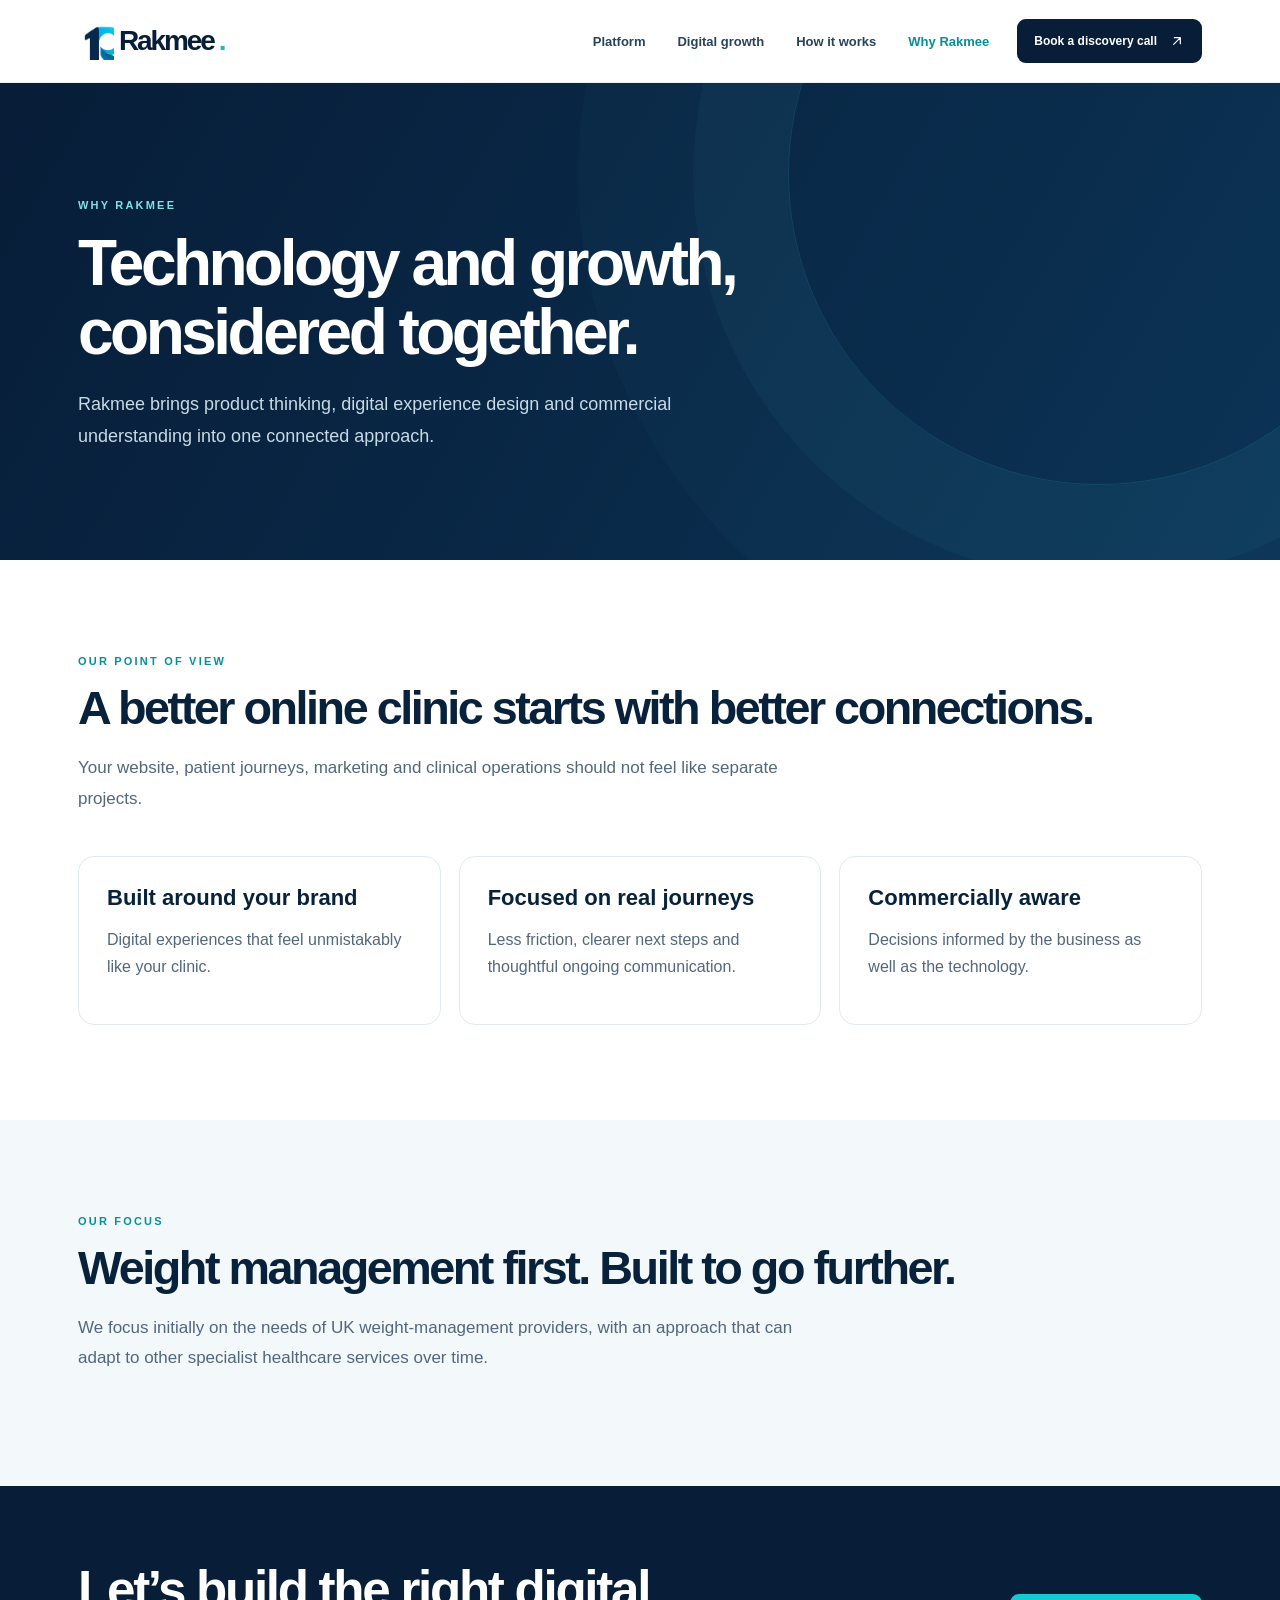
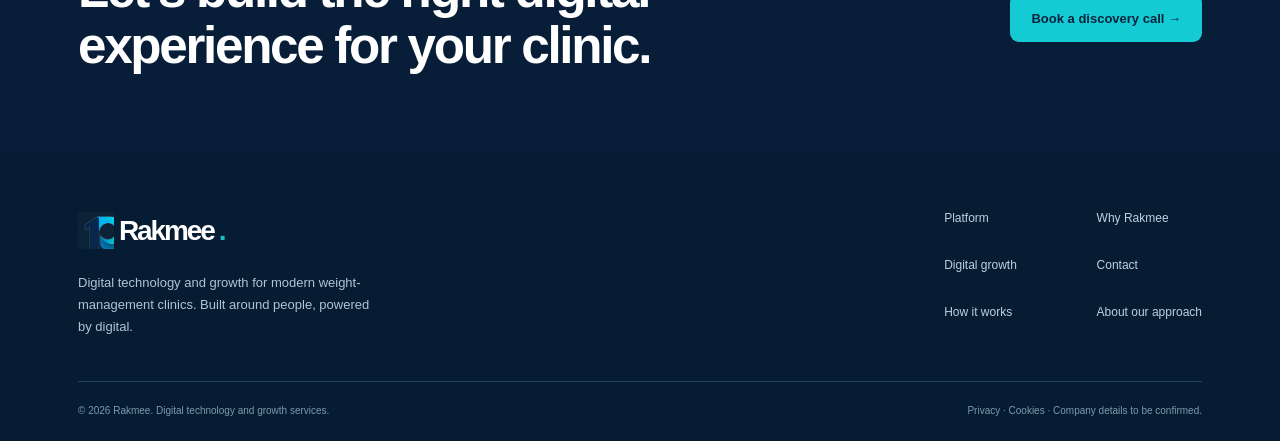
<file: why-rakmee.html>
<!doctype html><html lang="en-GB"><head><meta charset="utf-8"><meta name="viewport" content="width=device-width,initial-scale=1"><meta name="theme-color" content="#071D38"><meta name="description" content="Learn about Rakmee’s approach to digital technology and growth."><title>Why Rakmee | Rakmee</title><link rel="icon" type="image/png" href="assets/rakmee-mark.png"><link rel="stylesheet" href="assets/styles.css"><link rel="canonical" href="https://rakmee.com/why-rakmee.html"></head><body><svg aria-hidden="true" width="0" height="0" style="position:absolute;overflow:hidden">
    <symbol id="i-arrow" viewBox="0 0 24 24"><path d="M5 12h14m-6-6 6 6-6 6"/></symbol>
    <symbol id="i-up" viewBox="0 0 24 24"><path d="M7 17 17 7M8 7h9v9"/></symbol>
    <symbol id="i-check" viewBox="0 0 24 24"><path d="m4 12 5 5L20 6"/></symbol>
    <symbol id="i-menu" viewBox="0 0 24 24"><path d="M4 7h16M4 12h16M4 17h16"/></symbol>
    <symbol id="i-x" viewBox="0 0 24 24"><path d="M6 6l12 12M18 6 6 18"/></symbol>
    <symbol id="i-monitor" viewBox="0 0 24 24"><rect x="3" y="4" width="18" height="13" rx="2"/><path d="M8 21h8M12 17v4"/></symbol>
    <symbol id="i-user" viewBox="0 0 24 24"><circle cx="12" cy="8" r="4"/><path d="M4 21c0-5 3.5-8 8-8s8 3 8 8"/></symbol>
    <symbol id="i-shield" viewBox="0 0 24 24"><path d="M12 2 4 5v6c0 5 3.4 8.6 8 11 4.6-2.4 8-6 8-11V5l-8-3Z"/><path d="m8 11 3 3 5-5"/></symbol>
    <symbol id="i-flow" viewBox="0 0 24 24"><rect x="2" y="9" width="6" height="6" rx="1"/><rect x="16" y="3" width="6" height="6" rx="1"/><rect x="16" y="15" width="6" height="6" rx="1"/><path d="M8 12h4V6h4M12 12v6h4"/></symbol>
    <symbol id="i-growth" viewBox="0 0 24 24"><path d="M4 18 10 12l4 3 6-8M15 7h5v5"/></symbol>
    <symbol id="i-window" viewBox="0 0 24 24"><rect x="3" y="4" width="18" height="16" rx="2"/><path d="M3 9h18M7 6.5h.01M10 6.5h.01"/></symbol>
    <symbol id="i-layers" viewBox="0 0 24 24"><path d="m12 2 9 5-9 5-9-5 9-5ZM3 12l9 5 9-5M3 17l9 5 9-5"/></symbol>
    <symbol id="i-target" viewBox="0 0 24 24"><circle cx="12" cy="12" r="9"/><circle cx="12" cy="12" r="5"/><circle cx="12" cy="12" r="1"/></symbol>
    <symbol id="i-chat" viewBox="0 0 24 24"><path d="M21 11.5a8.5 8.5 0 0 1-8.5 8.5c-1.5 0-3-.4-4.2-1L3 21l1.7-5A8.5 8.5 0 1 1 21 11.5Z"/></symbol>
    <symbol id="i-settings" viewBox="0 0 24 24"><circle cx="12" cy="12" r="3"/><path d="M19.4 15a1.6 1.6 0 0 0 .32 1.75l.05.05-2 2-.06-.06a1.6 1.6 0 0 0-1.75-.32 1.6 1.6 0 0 0-.96 1.47V20h-3v-.1a1.6 1.6 0 0 0-.97-1.47 1.6 1.6 0 0 0-1.75.32l-.06.06-2-2 .06-.06A1.6 1.6 0 0 0 7.6 15a1.6 1.6 0 0 0-1.48-.95H6v-3h.1a1.6 1.6 0 0 0 1.48-.97A1.6 1.6 0 0 0 7.27 8.3L7.2 8.25l2-2 .06.06A1.6 1.6 0 0 0 11 6.6a1.6 1.6 0 0 0 .96-1.47V5h3v.1a1.6 1.6 0 0 0 .97 1.47 1.6 1.6 0 0 0 1.75-.32l.06-.06 2 2-.06.06a1.6 1.6 0 0 0-.32 1.75 1.6 1.6 0 0 0 1.47.97h.1v3h-.1a1.6 1.6 0 0 0-1.43.93Z"/></symbol>
    <symbol id="i-megaphone" viewBox="0 0 24 24"><path d="m3 11 14-6v14L3 13v-2ZM17 8c2 0 4 2 4 4s-2 4-4 4M6 14l2 6h4l-3-5"/></symbol>
    <symbol id="i-file" viewBox="0 0 24 24"><path d="M7 2h7l5 5v15H7a2 2 0 0 1-2-2V4a2 2 0 0 1 2-2ZM14 2v6h5M9 13h6M9 17h6"/></symbol>
    <symbol id="i-search" viewBox="0 0 24 24"><circle cx="10.5" cy="10.5" r="6.5"/><path d="m16 16 5 5"/></symbol>
    <symbol id="i-refresh" viewBox="0 0 24 24"><path d="M20 11a8 8 0 0 0-14-5L3 9m0-5v5h5M4 13a8 8 0 0 0 14 5l3-3m0 5v-5h-5"/></symbol>
  </svg><header class="site-header">
    <div class="container header-inner">
      <a class="wordmark" href="index.html" aria-label="Rakmee — Home"><img class="brand-icon" src="assets/rakmee-mark.png" alt="" />Rakmee<span class="dot">.</span></a>
      <nav class="main-nav" id="main-nav" aria-label="Main navigation">
        <a href="platform.html">Platform</a><a href="digital-growth.html">Digital growth</a><a href="how-it-works.html">How it works</a><a class="active-nav" href="why-rakmee.html">Why Rakmee</a>
      </nav>
      <a class="btn header-cta" href="contact.html">Book a discovery call <svg class="icon"><use href="#i-up"/></svg></a>
      <button class="nav-toggle" aria-label="Toggle navigation" aria-expanded="false" aria-controls="main-nav"><svg class="icon"><use href="#i-menu"/></svg></button>
    </div>
  </header><main id="top"><section class="inner-hero"><div class="container"><div class="eyebrow light">WHY RAKMEE</div><h1>Technology and growth,<br>considered together.</h1><p>Rakmee brings product thinking, digital experience design and commercial understanding into one connected approach.</p></div></section><section class="page-section"><div class="container"><div class="eyebrow">OUR POINT OF VIEW</div><h2 class="section-head">A better online clinic starts with better connections.</h2><p class="body-lg" style="max-width:760px">Your website, patient journeys, marketing and clinical operations should not feel like separate projects.</p><div class="simple-grid"><article class="simple-card"><h3>Built around your brand</h3><p>Digital experiences that feel unmistakably like your clinic.</p></article><article class="simple-card"><h3>Focused on real journeys</h3><p>Less friction, clearer next steps and thoughtful ongoing communication.</p></article><article class="simple-card"><h3>Commercially aware</h3><p>Decisions informed by the business as well as the technology.</p></article></div></div></section><section class="page-section alt"><div class="container"><div class="eyebrow">OUR FOCUS</div><h2 class="section-head">Weight management first. Built to go further.</h2><p class="body-lg" style="max-width:760px">We focus initially on the needs of UK weight-management providers, with an approach that can adapt to other specialist healthcare services over time.</p></div></section><section class="page-cta"><div class="container"><h2>Let’s build the right digital experience for your clinic.</h2><a class="btn btn-primary" href="contact.html">Book a discovery call →</a></div></section></main><footer><div class="container"><div class="footer-top"><div><a class="wordmark" href="index.html"><img class="brand-icon" src="assets/rakmee-mark.png" alt=""/>Rakmee<span class="dot">.</span></a><p class="footer-description">Digital technology and growth for modern weight-management clinics. Built around people, powered by digital.</p></div><nav class="footer-nav" aria-label="Footer navigation"><a href="platform.html">Platform</a><a href="why-rakmee.html">Why Rakmee</a><a href="digital-growth.html">Digital growth</a><a href="contact.html">Contact</a><a href="how-it-works.html">How it works</a><a href="why-rakmee.html">About our approach</a></nav></div><div class="footer-bottom"><span>© <span id="year"></span> Rakmee. Digital technology and growth services.</span><span><a href="privacy.html">Privacy</a> · <a href="cookies.html">Cookies</a> · Company details to be confirmed.</span></div></div></footer><script src="assets/site.js" defer></script></body></html>
</file>
<file: assets/styles.css>
:root {
      --navy:#071D38; --navy2:#092B4E; --navy3:#0F3B60;
      --ink:#09223C; --slate:#53677C; --muted:#718194;
      --cyan:#14CBD4; --bright:#0AB3E9; --paper:#FFFFFF;
      --mist:#F3F8FA; --ice:#E9F5F6; --stroke:#E1EAEE;
      --width:1180px; --r:18px;
    }
    * {box-sizing:border-box}
    html {scroll-behavior:smooth;scroll-padding-top:88px}
    body {margin:0;font-family:"Plus Jakarta Sans","Inter","Avenir Next", "Segoe UI",Arial,sans-serif;color:var(--ink);background:#fff;-webkit-font-smoothing:antialiased}
    a {color:inherit;text-decoration:none}
    button,input,textarea,select {font:inherit}
    button {cursor:pointer}
    button:focus-visible,a:focus-visible,input:focus-visible,select:focus-visible,textarea:focus-visible {outline:3px solid #0CA7C8;outline-offset:3px}
    .container {max-width:var(--width);margin:auto;padding:0 28px}
    .sr-only {position:absolute!important;width:1px;height:1px;padding:0;margin:-1px;overflow:hidden;clip:rect(0,0,0,0);white-space:nowrap;border:0}
    .eyebrow {font-size:11px;letter-spacing:.2em;text-transform:uppercase;font-weight:800;color:#078F9B}
    .eyebrow.light {color:#81E1E3}
    .section-head {font-size:clamp(34px,3.65vw,49px);font-weight:800;letter-spacing:-.053em;line-height:1.13;margin:15px 0 18px}
    .body-lg {font-size:17px;line-height:1.8;color:var(--slate)}
    .btn {display:inline-flex;align-items:center;justify-content:center;gap:12px;border-radius:9px;padding:15px 20px;font-size:13px;line-height:1;font-weight:750;transition:transform .2s ease,background-color .2s ease,border-color .2s ease;white-space:nowrap;min-height:48px;border:1px solid transparent}
    .btn:hover {transform:translateY(-2px)}
    .btn svg {width:16px;height:16px}
    .btn-primary {background:var(--cyan);color:#07243D}
    .btn-primary:hover {background:#3FDEE3}
    .btn-secondary {border-color:#C6D7E1;background:#fff;color:var(--ink)}
    .btn-secondary:hover {border-color:#5FAEB6}
    .btn-outline-light {border:1px solid #5A7A96;color:#fff;background:transparent}
    .btn-outline-light:hover {border-color:#B6D9E9;background:#123A59}
    .text-link {display:inline-flex;align-items:center;gap:9px;font-weight:750;font-size:13px;color:#097F8D}
    .text-link svg{height:15px;width:15px}
    .icon {height:21px;width:21px;flex:none;stroke:currentColor;fill:none;stroke-width:1.8;stroke-linecap:round;stroke-linejoin:round}

    /* Header */
    .site-header {background:rgba(255,255,255,.97);border-bottom:1px solid #edf1f4;position:sticky;top:0;z-index:30;backdrop-filter:blur(15px)}
    .header-inner {height:82px;display:flex;align-items:center;justify-content:space-between;gap:28px}
    .wordmark {display:inline-flex;align-items:center;gap:5px;flex:none;color:var(--navy);font-size:28px;letter-spacing:-.075em;line-height:1;font-weight:850}
    .wordmark .brand-icon {width:36px;height:40px;object-fit:contain}
    .wordmark .dot {color:#1ABDC5}
    .main-nav {display:flex;align-items:center;gap:32px;margin-left:auto}
    .main-nav a {font-size:13px;font-weight:650;color:#29425C;transition:color .2s}
    .main-nav a:hover {color:#0797A2}
    .header-cta {background:var(--navy);color:#fff;min-height:43px;padding:13px 16px;font-size:12px}
    .nav-toggle {display:none;align-items:center;justify-content:center;height:42px;width:42px;border:1px solid var(--stroke);border-radius:8px;background:white;color:var(--ink)}

    /* Hero */
    .hero {background:var(--navy);color:#fff;position:relative;overflow:hidden}
    .hero:before {content:"";position:absolute;width:710px;height:710px;border-radius:50%;background:radial-gradient(circle,rgba(13,155,181,.22),transparent 64%);right:-170px;top:-165px;pointer-events:none}
    .hero:after {content:"";position:absolute;width:430px;height:430px;border:1px solid rgba(26,190,199,.15);border-radius:50%;right:-170px;bottom:-250px;pointer-events:none}
    .hero-inner {display:grid;grid-template-columns:52% 48%;align-items:center;min-height:628px;gap:2px;padding-top:62px;padding-bottom:67px;position:relative;z-index:1}
    .hero-copy {padding-right:23px}
    .hero .eyebrow {display:flex;align-items:center;gap:12px}
    .eyebrow-line {display:inline-block;background:var(--cyan);width:24px;height:2px}
    .hero h1 {font-size:clamp(48px,5.2vw,70px);max-width:650px;letter-spacing:-.067em;line-height:1.065;margin:24px 0 24px;font-weight:825}
    .hero h1 .accent {color:#58D8E1}
    .hero .lead {color:#C4D4DF;font-size:17px;line-height:1.75;max-width:505px;margin:0 0 30px}
    .hero-actions {display:flex;gap:12px;flex-wrap:wrap;align-items:center}
    .trust-note {display:flex;gap:18px;flex-wrap:wrap;align-items:center;margin-top:45px;padding-top:24px;border-top:1px solid rgba(255,255,255,.14);color:#C1D3E1;font-size:11px}
    .trust-note span {display:flex;gap:8px;align-items:center}
    .trust-note svg {width:14px;height:14px;color:#66E4E5}
    .hero-art {position:relative;height:500px;margin-left:-4px;display:flex;align-items:center;justify-content:center}
    .halo-ring {position:absolute;width:560px;height:560px;border:1px solid rgba(44,191,205,.12);border-radius:50%;right:-130px;top:-40px}
    .halo-ring:before {content:"";position:absolute;inset:52px;border-radius:50%;border:1px solid rgba(44,191,205,.12)}
    .mock-browser {position:absolute;top:57px;left:15px;width:474px;max-width:100%;background:#fff;color:var(--ink);border-radius:13px;overflow:hidden;box-shadow:0 28px 70px rgba(1,9,28,.38);border:1px solid #E7F0F2;transform:rotate(-1.8deg)}
    .browser-top {height:37px;display:flex;align-items:center;justify-content:space-between;border-bottom:1px solid #E7EFF3;background:#fff;padding:0 14px}
    .dots {display:flex;gap:5px}.dots i {width:6px;height:6px;border-radius:50%;background:#CBD8E0}.dots i:first-child{background:#FCAC8D}.dots i:nth-child(2){background:#F7D27E}
    .url-pill{font-size:9px;color:#8392A1;background:#F5F8FA;border:1px solid #EBF1F5;padding:5px 27px;border-radius:5px}
    .browser-body{display:grid;grid-template-columns:46% 54%;height:298px}
    .mock-left {background:#F3FBFB;padding:20px 18px;position:relative;overflow:hidden}
    .mini-clinic {display:flex;gap:7px;align-items:center;font-size:11px;font-weight:850;color:#184256}
    .mini-clinic-mark {display:inline-flex;border-radius:50%;align-items:center;justify-content:center;background:#0C5D72;color:#fff;width:17px;height:17px;font-size:11px}
    .mock-left h3 {font-size:21px;line-height:1.2;letter-spacing:-.05em;margin:28px 0 10px}
    .mock-left p {color:#5C7581;font-size:9px;line-height:1.6;max-width:143px}
    .mock-left .mock-cta {margin-top:13px;display:inline-block;color:#fff;background:#0E6072;border-radius:5px;padding:9px 13px;font-size:9px;font-weight:700}
    .abstract-orb {position:absolute;width:145px;height:145px;border-radius:50%;border:29px solid #A6E7E4;right:-92px;bottom:-60px}
    .mock-right {padding:21px 20px;background:linear-gradient(150deg,#FFF 20%,#F4FCFD 100%)}
    .mock-right .lab {font-size:9px;color:#568089;letter-spacing:.1em;text-transform:uppercase;font-weight:750}
    .mock-right h3 {font-size:16px;letter-spacing:-.04em;margin:8px 0 20px}
    .journey-item{display:flex;gap:10px;align-items:center;padding:11px 0;border-bottom:1px solid #EBF1F3;font-size:10px;font-weight:700}
    .journey-item:last-child{border:0}.journey-item .step{width:23px;height:23px;border-radius:50%;display:grid;place-items:center;background:#DFF2F2;color:#066A78;flex:none;font-size:10px}.journey-item .step.done{background:#0E6879;color:#fff}
    .journey-item small {display:block;color:#899BA4;font-size:8px;font-weight:500;margin-top:3px}
    .floating-card {position:absolute;right:-10px;bottom:44px;width:239px;background:#fff;color:var(--ink);border:1px solid #E5EEF2;border-radius:12px;padding:16px;box-shadow:0 22px 55px rgba(0,8,25,.36);transform:rotate(2.8deg)}
    .float-head {display:flex;justify-content:space-between;align-items:center;font-size:11px;font-weight:800;margin-bottom:14px}.float-head .live{font-size:8px;color:#078C81;background:#E3F6F0;border-radius:12px;padding:5px 8px}
    .float-line {display:flex;align-items:center;justify-content:space-between;gap:12px;margin:10px 0;font-size:9px;color:#50657A}.float-line span:first-child {display:flex;align-items:center;gap:7px}
    .small-tick {width:16px;height:16px;display:grid;place-items:center;border-radius:4px;background:#E2F8F5;color:#167E76;font-size:10px;font-weight:900}
    .mock-label {position:absolute;left:32px;bottom:26px;color:#8CB5C7;text-transform:uppercase;font-size:9px;font-weight:750;letter-spacing:.15em}

    /* Subheader strip */
    .proof-strip{background:#EAF5F7;border-bottom:1px solid #D8E9EC}
    .proof-inner{display:grid;grid-template-columns:1.12fr 1fr 1fr 1fr;align-items:center;gap:28px;min-height:112px}
    .proof-title{font-size:12px;font-weight:800;line-height:1.45;color:#1B4D62;max-width:170px}
    .proof-item{display:flex;gap:11px;align-items:center;font-size:12px;line-height:1.4;font-weight:650}
    .proof-item .icon-circle {width:35px;height:35px;border-radius:9px;display:grid;place-items:center;background:white;color:#0A8090;flex:none}
    .proof-item svg {width:17px;height:17px}

    /* Intro */
    .intro{padding:115px 0 115px;background:#fff}
    .intro-header{display:grid;grid-template-columns:43% 51%;justify-content:space-between;align-items:end;gap:50px;margin-bottom:48px}
    .intro-header .section-head{max-width:450px;margin-bottom:0}
    .intro-header .body-lg{max-width:530px;margin:0 0 6px}
    .problem-grid{display:grid;grid-template-columns:repeat(3,1fr);gap:18px}
    .problem-card{border:1px solid var(--stroke);border-radius:14px;padding:27px 25px 30px;min-height:230px;position:relative;background:#fff}
    .problem-card .number{font-size:11px;font-weight:900;letter-spacing:.12em;color:#3EAAB5}
    .problem-card h3{font-size:20px;line-height:1.35;letter-spacing:-.035em;margin:26px 0 13px}
    .problem-card p{color:var(--slate);font-size:13px;line-height:1.75;margin:0}

    /* Capabilities */
    .capabilities{padding:110px 0 115px;background:var(--mist)}
    .centered-head{text-align:center;max-width:760px;margin:0 auto 48px}
    .centered-head .section-head{margin-top:15px;margin-bottom:15px}
    .centered-head p{max-width:630px;margin:0 auto;font-size:16px;color:var(--slate);line-height:1.7}
    .cap-grid{display:grid;grid-template-columns:repeat(3,1fr);gap:17px}
    .cap-card{display:flex;flex-direction:column;padding:31px 27px 28px;border-radius:15px;background:#fff;border:1px solid #E4EDF0;min-height:317px}
    .cap-icon{width:55px;height:55px;border-radius:13px;background:#E5F8F8;color:#078A9A;display:grid;place-items:center;margin-bottom:28px}
    .cap-icon .icon{width:26px;height:26px}
    .cap-card h3{font-size:21px;letter-spacing:-.04em;margin:0 0 13px}
    .cap-card p{font-size:13px;line-height:1.75;color:var(--slate);margin:0 0 21px}
    .cap-card .text-link{margin-top:auto}

    /* Platform */
    .platform{padding:125px 0;background:#fff;overflow:hidden}
    .platform-layout{display:grid;grid-template-columns:42% 58%;gap:12px;align-items:center}
    .platform-copy{padding-right:44px}
    .platform-copy .section-head{font-size:clamp(32px,3.5vw,46px)}
    .check-list {display:grid;gap:18px;margin:28px 0 35px}
    .check-row {display:flex;gap:11px;align-items:flex-start;font-size:13px;line-height:1.55;font-weight:650}
    .check-row svg{width:18px;height:18px;color:#0C9FAB;flex:none;margin-top:1px}
    .platform-visual{position:relative;min-height:480px;padding:38px 0 34px 13px}
    .platform-visual:before{content:"";position:absolute;inset:0 -50px -13px 20px;background:#EDF8FA;border-radius:24px}
    .platform-screen{position:relative;z-index:1;display:grid;grid-template-columns:122px 1fr;width:600px;max-width:calc(100% + 42px);height:376px;border:1px solid #DCE8EE;border-radius:13px;box-shadow:0 26px 55px rgba(12,53,78,.13);overflow:hidden;background:#fff}
    .platform-sidebar{background:#0A2F4E;color:#fff;padding:19px 13px}
    .sidebar-brand{font-weight:800;font-size:14px;letter-spacing:-.06em;margin-bottom:36px}
    .sidebar-item{display:flex;align-items:center;gap:8px;margin:10px 0;padding:9px 7px;border-radius:6px;font-size:10px;color:#A9BFCF}
    .sidebar-item.active{background:#174D68;color:#fff}
    .sidebar-item svg{width:13px;height:13px}
    .platform-main{padding:22px 23px}
    .platform-title-row{display:flex;justify-content:space-between;align-items:center;margin-bottom:21px;gap:10px}
    .platform-title-row strong{font-size:18px;letter-spacing:-.04em}
    .soft-tag{font-size:9px;background:#E4F5F3;border-radius:30px;color:#197A7F;padding:7px 10px;white-space:nowrap}
    .stats-row{display:grid;grid-template-columns:repeat(3,1fr);gap:10px;margin-bottom:20px}
    .stat-tile{padding:12px;border:1px solid #E8EFF2;border-radius:8px;min-width:0}
    .stat-tile span{font-size:9px;color:#76909F;display:block;margin-bottom:10px;white-space:nowrap}
    .stat-tile strong{font-size:14px;letter-spacing:-.03em;color:#234C61}
    .stat-tile strong i{font-style:normal;font-size:9px;font-weight:550;color:#2AADA6}
    .mock-timeline{height:8px;display:flex;gap:5px;margin:18px 0 13px}.mock-timeline i{flex:1;background:#D9E9EB;border-radius:8px}.mock-timeline i:nth-child(-n+3){background:#1CA9B0}
    .table-mock{border:1px solid #E9F0F2;border-radius:8px;overflow:hidden}
    .table-mock-head,.table-mock-row{display:grid;grid-template-columns:35% 36% 29%;align-items:center;gap:0;padding:11px 12px;font-size:9px}
    .table-mock-head{background:#F5F9FA;color:#7C919D;font-weight:700}
    .table-mock-row{border-top:1px solid #EEF3F5;color:#466074;font-weight:700}
    .pill{display:inline-block;background:#EBF5F5;color:#188A8D;padding:6px 8px;border-radius:9px;font-size:8px}
    .pill.wait{background:#F2F3F6;color:#73869A}
    .visual-caption{position:relative;z-index:1;margin:15px 0 0;font-size:10px;color:#668293;text-align:right;padding-right:15px}

    /* Growth */
    .growth{background:#0B2846;color:#fff;padding:112px 0;position:relative;overflow:hidden}
    .growth:before{content:"";position:absolute;right:-100px;top:-240px;width:600px;height:600px;border:1px solid rgba(79,204,204,.16);border-radius:50%}
    .growth-layout{display:grid;grid-template-columns:50% 45%;gap:5%;align-items:center;position:relative}
    .growth-graphic {background:#143C5A;border:1px solid #2C5975;border-radius:16px;padding:29px;box-shadow:0 27px 50px rgba(0,0,0,.12)}
    .graphic-top {display:flex;justify-content:space-between;align-items:center;border-bottom:1px solid #2C5570;padding-bottom:21px;gap:10px}
    .graphic-top strong {font-size:15px}
    .graphic-top span {font-size:9px;color:#A4C5D3}
    .funnel-steps{padding-top:18px}
    .funnel-row{display:flex;gap:17px;align-items:center;margin:15px 0}
    .funnel-icon{width:37px;height:37px;background:#194E6A;display:grid;place-items:center;border-radius:9px;flex:none;color:#71E3E1}
    .funnel-icon svg{width:19px;height:19px}
    .funnel-text{flex:1}.funnel-text strong{display:block;font-size:12px}.funnel-text small{display:block;font-size:10px;color:#A7C1D0;margin-top:5px}
    .funnel-signal{height:5px;background:#2C5C72;border-radius:9px;width:72px;overflow:hidden}.funnel-signal:before{content:"";display:block;background:#2ED4D7;width:70%;height:100%}
    .funnel-row:nth-child(3) .funnel-signal:before{width:54%}.funnel-row:nth-child(4) .funnel-signal:before{width:86%}
    .growth-copy .section-head{max-width:480px}
    .growth-copy .body-lg{color:#BACBD9;max-width:490px;margin:0 0 27px}
    .growth-list{display:grid;gap:15px;margin:0 0 29px}
    .growth-list div{display:flex;gap:12px;align-items:flex-start;font-size:12px;font-weight:650;color:#E9F5F9}
    .growth-list svg{width:17px;height:17px;color:#51D5D9;flex:none}

    /* Journey */
    .journey{padding:113px 0 124px;background:#fff}
    .journey-track {display:grid;grid-template-columns:repeat(5,1fr);gap:23px;margin:58px 0 31px;position:relative}
    .journey-track:before {content:"";position:absolute;top:25px;left:9%;right:9%;height:2px;background:#D2E5E8;z-index:0}
    .journey-step{position:relative;z-index:1}
    .journey-bubble{width:52px;height:52px;border-radius:50%;display:grid;place-items:center;background:#E7F6F7;border:7px solid #fff;color:#098E9B;outline:1px solid #D7E9ED;margin:0 auto 22px}
    .journey-bubble svg{width:19px;height:19px}
    .journey-step h3{text-align:center;font-size:15px;letter-spacing:-.025em;margin:0 0 10px}
    .journey-step p{text-align:center;color:#627589;font-size:12px;line-height:1.65;margin:0}
    .boundary-note {background:#F5F9FA;border:1px solid #E8EEF2;border-radius:8px;padding:13px 18px;font-size:11px;color:#627588;text-align:center;max-width:790px;margin:42px auto 0}

    /* Why */
    .why{padding:112px 0;background:#F3F8FA}
    .why-layout{display:grid;grid-template-columns:40% 57%;gap:3%;align-items:start}
    .why-layout .body-lg{max-width:430px}
    .why-tiles{display:grid;grid-template-columns:1fr 1fr;gap:15px}
    .why-tile{background:#fff;border:1px solid #E1EDEF;border-radius:13px;padding:24px;min-height:185px}
    .why-tile svg{color:#0B91A0;width:22px;height:22px;margin-bottom:17px}
    .why-tile h3{font-size:16px;margin:0 0 10px;letter-spacing:-.03em}
    .why-tile p{font-size:12px;color:#5B7185;line-height:1.7;margin:0}

    /* How */
    .how{padding:116px 0 122px;background:#fff}
    .how-head {max-width:800px;margin-bottom:44px}
    .how-grid{display:grid;grid-template-columns:repeat(4,1fr);gap:18px}
    .how-card{border-top:2px solid #0FBCC9;padding:23px 14px 0 0}
    .how-num{font-size:12px;letter-spacing:.08em;color:#0A9BAA;font-weight:800;margin-bottom:23px}
    .how-card h3{font-size:19px;letter-spacing:-.04em;margin:0 0 12px}
    .how-card p{font-size:13px;line-height:1.75;color:var(--slate);margin:0}

    /* Contact */
    .contact{background:#0A2744;padding:103px 0;color:#fff;position:relative;overflow:hidden}
    .contact:after{content:"";position:absolute;bottom:-260px;left:-230px;width:550px;height:550px;border-radius:50%;border:75px solid rgba(22,185,201,.07);pointer-events:none}
    .contact-layout{display:grid;grid-template-columns:44% 49%;justify-content:space-between;gap:6%;align-items:center;position:relative;z-index:2}
    .contact-copy .section-head{max-width:470px}
    .contact-copy p{color:#B8CDDE;max-width:410px;line-height:1.8;font-size:15px}
    .contact-highlights{display:grid;gap:15px;margin-top:32px}
    .contact-highlights span{display:flex;align-items:center;gap:11px;color:#C9DCE9;font-size:12px}
    .contact-highlights svg{width:17px;height:17px;color:#63DADB}
    .contact-form{border-radius:15px;padding:31px;background:#fff;color:var(--ink);box-shadow:0 28px 50px rgba(0,9,31,.18)}
    .contact-form h3{font-size:23px;letter-spacing:-.05em;margin:0 0 8px}
    .contact-form p{font-size:12px;color:#728597;line-height:1.65;margin:0 0 24px}
    .form-grid{display:grid;grid-template-columns:1fr 1fr;gap:13px}
    .field{display:grid;gap:6px;margin:0 0 14px}.field label{font-size:10px;font-weight:800;color:#3A5569}.field input,.field select,.field textarea{padding:12px 11px;border:1px solid #D6E2E9;border-radius:7px;background:#fff;color:#17374F;min-width:0;width:100%;font-size:12px}.field textarea{min-height:67px;resize:vertical}.field input::placeholder,.field textarea::placeholder{color:#A1B0BC}
    .form-submit{width:100%;margin-top:5px;background:#093455;color:#fff}
    .form-meta{margin-top:13px;font-size:10px;color:#8394A2;line-height:1.55}
    .form-message{display:none;margin-top:13px;background:#E9F9F7;border:1px solid #ABE5DE;color:#075D63;border-radius:7px;padding:12px;font-size:12px;line-height:1.6}
    .form-message.visible{display:block}

    /* Footer */
    footer{background:#061C32;color:#B1C4D4;padding:60px 0 25px}
    .footer-top{display:flex;justify-content:space-between;gap:50px;padding-bottom:43px}
    footer .wordmark{color:#fff;font-size:28px}
    .footer-description{font-size:13px;line-height:1.7;max-width:300px;margin:17px 0 0}
    .footer-nav{display:grid;grid-template-columns:1fr 1fr;gap:15px 47px}
    .footer-nav a{font-size:12px;color:#BDD1DF}
    .footer-bottom{border-top:1px solid #264156;padding-top:23px;display:flex;justify-content:space-between;gap:20px;font-size:10px;color:#7F9AAE}

    /* Mobile */
    @media(max-width:1100px){
      .main-nav{gap:18px}.hero-inner{grid-template-columns:50% 50%}.hero h1{font-size:57px}.mock-browser{width:445px;left:0}.floating-card{right:-10px}.platform-screen{width:560px}.proof-inner{gap:14px}
    }
    @media(max-width:850px){
      .header-inner{height:72px}.main-nav{display:none;position:absolute;top:71px;left:0;right:0;background:#fff;padding:18px 28px 27px;box-shadow:0 18px 30px rgba(0,0,0,.08);flex-direction:column;align-items:stretch;gap:18px}
      .main-nav.open{display:flex}.main-nav a{padding:7px 0;font-size:14px}.header-cta{margin-left:auto}.nav-toggle{display:flex}
      .hero-inner{grid-template-columns:1fr;min-height:auto;padding-top:72px;padding-bottom:54px}.hero-copy{padding:0}.hero h1{max-width:780px;font-size:clamp(44px,8vw,70px)}.hero .lead{max-width:670px}.trust-note{margin-top:29px}.hero-art{height:445px;max-width:650px;width:100%;margin:20px auto 0}.mock-browser{left:7%;width:76%;top:39px}.floating-card{right:3%;bottom:26px}
      .proof-inner{grid-template-columns:1fr 1fr;gap:20px;padding-top:25px;padding-bottom:25px}.proof-title{max-width:none}
      .intro-header{grid-template-columns:1fr;gap:13px}.intro-header .section-head{max-width:700px}.intro-header .body-lg{max-width:670px}.problem-grid{gap:12px}.problem-card{padding:22px 18px}.cap-grid{gap:10px}.cap-card{padding:25px 20px}
      .platform-layout,.growth-layout,.why-layout,.contact-layout{grid-template-columns:1fr;gap:35px}.platform-copy{padding:0}.platform-visual{max-width:660px;width:100%;margin:auto}.platform-screen{width:100%}.growth-graphic{order:2;max-width:630px;width:100%}.growth-copy{order:1}.why-layout .body-lg{max-width:700px}.why-tiles{max-width:740px}.contact-form{max-width:650px;width:100%}.contact-copy .section-head{max-width:700px}
    }
    @media(max-width:600px){
      .container{padding:0 21px}.header-inner{gap:12px;height:67px}.wordmark{font-size:24px}.wordmark .brand-icon{width:30px;height:34px}.nav-toggle{width:39px;height:39px}.header-cta{padding:11px 10px;min-height:39px;font-size:10px}.header-cta svg{display:none}.main-nav{top:66px}
      .hero-inner{padding-top:61px;padding-bottom:30px}.hero .eyebrow{font-size:9px;line-height:1.7}.hero h1{font-size:clamp(42px,10.4vw,58px);margin-top:21px;margin-bottom:20px}.hero .lead{font-size:15px;line-height:1.7}.hero-actions{gap:10px}.hero-actions .btn{padding:13px 14px;min-height:45px;font-size:11px}.trust-note{gap:15px;font-size:10px;line-height:1.5}.hero-art{height:320px;margin-top:33px}.mock-browser{width:92%;left:0;top:3px;transform:rotate(-1deg)}.browser-body{height:242px}.mock-left{padding:12px}.mock-left h3{font-size:18px;margin:20px 0 7px}.mock-left p{font-size:8px}.mock-right{padding:15px 13px}.mock-right h3{font-size:13px;margin-bottom:8px}.journey-item{padding:9px 0;font-size:8px;gap:6px}.journey-item .step{width:20px;height:20px;font-size:8px}.journey-item small{font-size:7px}.floating-card{width:180px;right:0;bottom:-3px;padding:11px;border-radius:8px}.float-head{font-size:9px;margin-bottom:6px}.float-line{margin:7px 0;font-size:8px}.mock-label{display:none}
      .proof-inner{grid-template-columns:1fr 1fr;gap:18px 10px}.proof-title{grid-column:1/-1;font-size:14px}.proof-item{font-size:11px}.proof-item .icon-circle{width:30px;height:30px}
      .intro,.capabilities,.platform,.growth,.journey,.why,.how,.contact{padding-top:78px;padding-bottom:82px}.section-head{font-size:36px;line-height:1.16}.body-lg{font-size:15px;line-height:1.75}.intro-header{margin-bottom:31px}.problem-grid,.cap-grid{grid-template-columns:1fr;gap:13px}.problem-card{min-height:auto;padding:23px}.problem-card h3{margin:18px 0 7px;font-size:19px}.cap-card{min-height:auto;padding:24px}.cap-icon{margin-bottom:20px}.cap-card p{margin-bottom:14px}.centered-head{text-align:left;margin-bottom:30px}.centered-head p{margin:0}
      .platform-copy .section-head{font-size:35px}.platform-visual{min-height:auto;padding:20px 0 30px 0}.platform-visual:before{inset:0 -7px 0 8px}.platform-screen{grid-template-columns:76px 1fr;height:310px}.platform-sidebar{padding:15px 6px}.sidebar-brand{font-size:10px;margin-bottom:24px}.sidebar-item{font-size:7px;padding:6px 3px;gap:4px}.sidebar-item svg{width:10px;height:10px}.platform-main{padding:16px 9px}.platform-title-row{margin-bottom:16px}.platform-title-row strong{font-size:13px}.soft-tag{font-size:7px;padding:5px 6px}.stats-row{gap:5px}.stat-tile{padding:8px 6px}.stat-tile span{font-size:6px;margin-bottom:7px}.stat-tile strong{font-size:10px}.table-mock-head,.table-mock-row{font-size:7px;padding:9px 5px}.pill{font-size:6px;padding:4px}.visual-caption{font-size:9px;padding:0}
      .growth-graphic{padding:17px}.funnel-row{gap:10px}.funnel-icon{width:33px;height:33px}.funnel-text small{font-size:9px}.funnel-signal{width:46px}
      .journey-track{grid-template-columns:1fr;gap:23px;margin:35px 0 0}.journey-track:before{left:25px;right:auto;top:20px;bottom:20px;width:2px;height:auto}.journey-step{display:grid;grid-template-columns:52px 1fr;grid-template-rows:auto auto;column-gap:17px;align-items:start}.journey-bubble{grid-row:1/3;margin:0}.journey-step h3,.journey-step p{text-align:left}.journey-step h3{margin:5px 0 5px}.journey-step p{max-width:320px}.boundary-note{margin-top:33px;text-align:left}
      .why-tiles{grid-template-columns:1fr}.why-tile{min-height:auto}.how-grid{grid-template-columns:1fr 1fr;gap:32px 15px}.how-card{padding-right:7px}.how-card h3{font-size:18px}.how-card p{font-size:12px}
      .contact-form{padding:23px 19px}.form-grid{grid-template-columns:1fr;gap:0}.footer-top{flex-direction:column;gap:32px}.footer-nav{grid-template-columns:1fr 1fr}.footer-bottom{flex-direction:column}
    }
    @media(max-width:350px){.header-cta{display:none}}
    @media(prefers-reduced-motion:reduce){html{scroll-behavior:auto}.btn{transition:none}}
  
/* Production site extensions */
.inner-hero{padding:116px 0 90px;background:linear-gradient(120deg,#071d38,#0b3355);color:#fff;position:relative;overflow:hidden}
.inner-hero:after{content:"";position:absolute;right:-130px;top:-220px;width:620px;height:620px;border:1px solid #4ad4e025;border-radius:50%;box-shadow:0 0 0 95px #4ad4e00a,0 0 0 210px #4ad4e006;pointer-events:none}
.inner-hero .container{position:relative;z-index:1}.inner-hero h1{font-size:clamp(43px,5vw,76px);line-height:1.08;letter-spacing:-.055em;max-width:850px;margin:18px 0 22px}.inner-hero p{max-width:680px;color:#c8dae5;font-size:18px;line-height:1.75}
.page-section{padding:95px 0}.page-section.alt{background:var(--mist)}.split{display:grid;grid-template-columns:1fr 1fr;gap:70px;align-items:center}.feature-list{display:grid;gap:20px;margin-top:30px}.feature-list article{padding:0 0 19px;border-bottom:1px solid var(--stroke)}.feature-list h3{font-size:21px;margin:0 0 9px}.feature-list p{color:var(--slate);line-height:1.75;margin:0}.simple-grid{display:grid;grid-template-columns:repeat(3,1fr);gap:18px;margin-top:42px}.simple-card{border:1px solid var(--stroke);border-radius:16px;padding:28px;background:#fff}.simple-card h3{margin:0 0 12px;font-size:22px}.simple-card p{color:var(--slate);line-height:1.65}.page-cta{background:var(--navy);color:white;padding:76px 0}.page-cta .container{display:flex;justify-content:space-between;align-items:center;gap:40px}.page-cta h2{font-size:clamp(32px,4vw,52px);letter-spacing:-.045em;line-height:1.1;margin:0;max-width:670px}.fine-print{font-size:13px;color:var(--slate);line-height:1.7}.active-nav{color:#068e99!important}.legal{max-width:760px}.legal h2{margin-top:36px}.legal p,.legal li{line-height:1.8;color:var(--slate)}
@media(max-width:800px){.split{grid-template-columns:1fr;gap:35px}.simple-grid{grid-template-columns:1fr}.page-section{padding:65px 0}.inner-hero{padding:80px 0}.page-cta .container{display:block}.page-cta .btn{margin-top:26px}}
</file>
